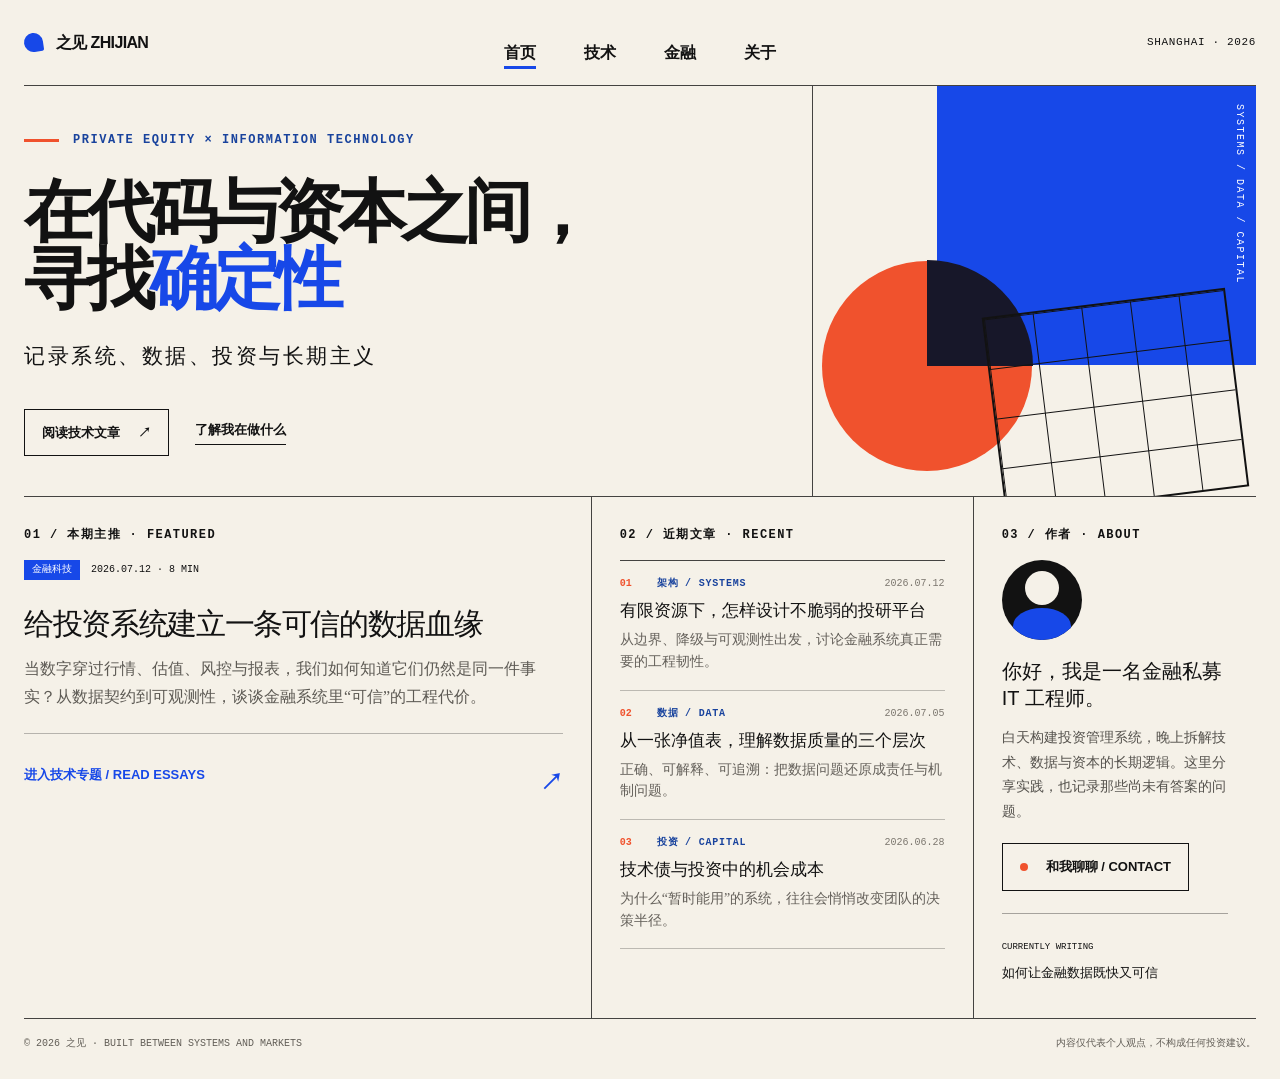
<file: index.html>
<!DOCTYPE html><html lang="zh-CN"><head><meta charSet="utf-8"/><meta name="viewport" content="width=device-width, initial-scale=1"/><link rel="stylesheet" href="/_next/static/chunks/0b--7i1na2w4c.css" data-precedence="next"/><link rel="preload" as="script" fetchPriority="low" href="/_next/static/chunks/15xrurgzs99gv.js"/><script src="/_next/static/chunks/0t2z5hkh7v~~b.js" async=""></script><script src="/_next/static/chunks/07lhk_q6pmm3r.js" async=""></script><script src="/_next/static/chunks/turbopack-08lz5pl99x_po.js" async=""></script><script src="/_next/static/chunks/0dbhjjzl8qfwv.js" async=""></script><title>之见｜在代码与资本之间寻找确定性</title><meta name="description" content="一名金融私募 IT 工程师关于系统、数据、投资与长期主义的个人记录。"/><link rel="canonical" href="https://jiandong7.github.io/"/><meta property="og:title" content="之见｜在代码与资本之间寻找确定性"/><meta property="og:description" content="一名金融私募 IT 工程师关于系统、数据、投资与长期主义的个人记录。"/><meta property="og:url" content="https://jiandong7.github.io/"/><meta property="og:locale" content="zh_CN"/><meta property="og:image" content="https://jiandong7.github.io/og.png"/><meta property="og:image:width" content="1536"/><meta property="og:image:height" content="1024"/><meta property="og:image:alt" content="之见——在代码与资本之间寻找确定性"/><meta property="og:type" content="website"/><meta name="twitter:card" content="summary_large_image"/><meta name="twitter:title" content="之见｜在代码与资本之间寻找确定性"/><meta name="twitter:description" content="一名金融私募 IT 工程师关于系统、数据、投资与长期主义的个人记录。"/><meta name="twitter:image" content="https://jiandong7.github.io/og.png"/><script src="/_next/static/chunks/03~yq9q893hmn.js" noModule=""></script></head><body><div hidden=""><!--$--><!--/$--></div><main><header class="site-header"><a class="brand" href="/" aria-label="之见首页"><span class="brand-mark" aria-hidden="true"></span><span>之见 ZHIJIAN</span></a><nav aria-label="主导航"><a class="active" href="/" aria-current="page">首页</a><a href="/technology/">技术</a><a href="/finance/">金融</a><a href="/about/">关于</a></nav><span class="header-meta">SHANGHAI · 2026</span></header><section class="hero" id="top" aria-labelledby="hero-title"><div class="hero-copy"><p class="eyebrow"><span aria-hidden="true"></span>PRIVATE EQUITY × INFORMATION TECHNOLOGY</p><h1 id="hero-title">在代码与资本之间，<br/>寻找<span>确定性</span></h1><p class="hero-subtitle">记录系统、数据、投资与长期主义</p><div class="hero-actions"><a class="primary-link" href="/technology/">阅读技术文章 <span aria-hidden="true">↗</span></a><a class="text-link" href="/about/">了解我在做什么</a></div></div><div class="hero-art" aria-label="由系统、数据与资本构成的抽象几何图形" role="img"><div class="blue-plane"><span>SYSTEMS / DATA / CAPITAL</span></div><div class="orange-disc"></div><div class="dark-quarter"></div><div class="grid-plane" aria-hidden="true"></div></div></section><section class="content-grid" id="writing" aria-label="文章与作者信息"><article class="featured"><p class="section-kicker">01 / 本期主推 · FEATURED</p><div class="article-meta"><span>金融科技</span><time dateTime="2026-07-12">2026.07.12 · 8 MIN</time></div><h2>给投资系统建立一条可信的数据血缘</h2><p class="featured-summary">当数字穿过行情、估值、风控与报表，我们如何知道它们仍然是同一件事实？从数据契约到可观测性，谈谈金融系统里“可信”的工程代价。</p><a class="read-link" href="/technology/">进入技术专题 / READ ESSAYS <span aria-hidden="true">↗</span></a></article><section class="recent" aria-labelledby="recent-title"><p class="section-kicker" id="recent-title">02 / 近期文章 · RECENT</p><div class="article-list"><article class="article-row"><div class="article-row-top"><span>01</span><p>架构 / SYSTEMS</p><time dateTime="2026-07-12">2026.07.12</time></div><h3>有限资源下，怎样设计不脆弱的投研平台</h3><p>从边界、降级与可观测性出发，讨论金融系统真正需要的工程韧性。</p></article><article class="article-row"><div class="article-row-top"><span>02</span><p>数据 / DATA</p><time dateTime="2026-07-05">2026.07.05</time></div><h3>从一张净值表，理解数据质量的三个层次</h3><p>正确、可解释、可追溯：把数据问题还原成责任与机制问题。</p></article><article class="article-row"><div class="article-row-top"><span>03</span><p>投资 / CAPITAL</p><time dateTime="2026-06-28">2026.06.28</time></div><h3>技术债与投资中的机会成本</h3><p>为什么“暂时能用”的系统，往往会悄悄改变团队的决策半径。</p></article></div></section><aside class="about" id="about" aria-labelledby="about-title"><p class="section-kicker">03 / 作者 · ABOUT</p><div class="avatar" aria-hidden="true"><span></span></div><h2 id="about-title">你好，我是一名金融私募 IT 工程师。</h2><p>白天构建投资管理系统，晚上拆解技术、数据与资本的长期逻辑。这里分享实践，也记录那些尚未有答案的问题。</p><a class="contact-link" href="mailto:hello@example.com"><span aria-hidden="true"></span>和我聊聊 / CONTACT</a><div class="now"><span>CURRENTLY WRITING</span><p>如何让金融数据既快又可信</p></div></aside></section><footer><p>© 2026 之见 · BUILT BETWEEN SYSTEMS AND MARKETS</p><p>内容仅代表个人观点，不构成任何投资建议。</p></footer></main><!--$--><!--/$--><script src="/_next/static/chunks/15xrurgzs99gv.js" id="_R_" async=""></script><script>(self.__next_f=self.__next_f||[]).push([0])</script><script>self.__next_f.push([1,"1:\"$Sreact.fragment\"\n2:I[39756,[\"/_next/static/chunks/0dbhjjzl8qfwv.js\"],\"default\"]\n3:I[37457,[\"/_next/static/chunks/0dbhjjzl8qfwv.js\"],\"default\"]\ne:I[68027,[\"/_next/static/chunks/0dbhjjzl8qfwv.js\"],\"default\",1]\n:HL[\"/_next/static/chunks/0b--7i1na2w4c.css\",\"style\"]\n"])</script><script>self.__next_f.push([1,"0:{\"P\":null,\"c\":[\"\",\"\"],\"q\":\"\",\"i\":false,\"f\":[[[\"\",{\"children\":[\"__PAGE__\",{}]},\"$undefined\",\"$undefined\",16],[[\"$\",\"$1\",\"c\",{\"children\":[[[\"$\",\"link\",\"0\",{\"rel\":\"stylesheet\",\"href\":\"/_next/static/chunks/0b--7i1na2w4c.css\",\"precedence\":\"next\",\"crossOrigin\":\"$undefined\",\"nonce\":\"$undefined\"}],[\"$\",\"script\",\"script-0\",{\"src\":\"/_next/static/chunks/0dbhjjzl8qfwv.js\",\"async\":true,\"nonce\":\"$undefined\"}]],[\"$\",\"html\",null,{\"lang\":\"zh-CN\",\"children\":[\"$\",\"body\",null,{\"children\":[\"$\",\"$L2\",null,{\"parallelRouterKey\":\"children\",\"error\":\"$undefined\",\"errorStyles\":\"$undefined\",\"errorScripts\":\"$undefined\",\"template\":[\"$\",\"$L3\",null,{}],\"templateStyles\":\"$undefined\",\"templateScripts\":\"$undefined\",\"notFound\":[[[\"$\",\"title\",null,{\"children\":\"404: This page could not be found.\"}],[\"$\",\"div\",null,{\"style\":{\"fontFamily\":\"system-ui,\\\"Segoe UI\\\",Roboto,Helvetica,Arial,sans-serif,\\\"Apple Color Emoji\\\",\\\"Segoe UI Emoji\\\"\",\"height\":\"100vh\",\"textAlign\":\"center\",\"display\":\"flex\",\"flexDirection\":\"column\",\"alignItems\":\"center\",\"justifyContent\":\"center\"},\"children\":[\"$\",\"div\",null,{\"children\":[[\"$\",\"style\",null,{\"dangerouslySetInnerHTML\":{\"__html\":\"body{color:#000;background:#fff;margin:0}.next-error-h1{border-right:1px solid rgba(0,0,0,.3)}@media (prefers-color-scheme:dark){body{color:#fff;background:#000}.next-error-h1{border-right:1px solid rgba(255,255,255,.3)}}\"}}],[\"$\",\"h1\",null,{\"className\":\"next-error-h1\",\"style\":{\"display\":\"inline-block\",\"margin\":\"0 20px 0 0\",\"padding\":\"0 23px 0 0\",\"fontSize\":24,\"fontWeight\":500,\"verticalAlign\":\"top\",\"lineHeight\":\"49px\"},\"children\":404}],[\"$\",\"div\",null,{\"style\":{\"display\":\"inline-block\"},\"children\":[\"$\",\"h2\",null,{\"style\":{\"fontSize\":14,\"fontWeight\":400,\"lineHeight\":\"49px\",\"margin\":0},\"children\":\"This page could not be found.\"}]}]]}]}]],[]],\"forbidden\":\"$undefined\",\"unauthorized\":\"$undefined\"}]}]}]]}],{\"children\":[[\"$\",\"$1\",\"c\",{\"children\":[[\"$\",\"main\",null,{\"children\":[[\"$\",\"header\",null,{\"className\":\"site-header\",\"children\":[[\"$\",\"a\",null,{\"className\":\"brand\",\"href\":\"/\",\"aria-label\":\"之见首页\",\"children\":[[\"$\",\"span\",null,{\"className\":\"brand-mark\",\"aria-hidden\":\"true\"}],[\"$\",\"span\",null,{\"children\":\"之见 ZHIJIAN\"}]]}],[\"$\",\"nav\",null,{\"aria-label\":\"主导航\",\"children\":[[\"$\",\"a\",\"home\",{\"className\":\"active\",\"href\":\"/\",\"aria-current\":\"page\",\"children\":\"首页\"}],[\"$\",\"a\",\"technology\",{\"className\":\"$undefined\",\"href\":\"/technology/\",\"aria-current\":\"$undefined\",\"children\":\"技术\"}],[\"$\",\"a\",\"finance\",{\"className\":\"$undefined\",\"href\":\"/finance/\",\"aria-current\":\"$undefined\",\"children\":\"金融\"}],[\"$\",\"a\",\"about\",{\"className\":\"$undefined\",\"href\":\"/about/\",\"aria-current\":\"$undefined\",\"children\":\"关于\"}]]}],[\"$\",\"span\",null,{\"className\":\"header-meta\",\"children\":\"SHANGHAI · 2026\"}]]}],[\"$\",\"section\",null,{\"className\":\"hero\",\"id\":\"top\",\"aria-labelledby\":\"hero-title\",\"children\":[[\"$\",\"div\",null,{\"className\":\"hero-copy\",\"children\":[[\"$\",\"p\",null,{\"className\":\"eyebrow\",\"children\":[[\"$\",\"span\",null,{\"aria-hidden\":\"true\"}],\"PRIVATE EQUITY × INFORMATION TECHNOLOGY\"]}],[\"$\",\"h1\",null,{\"id\":\"hero-title\",\"children\":[\"在代码与资本之间，\",[\"$\",\"br\",null,{}],\"寻找\",[\"$\",\"span\",null,{\"children\":\"确定性\"}]]}],[\"$\",\"p\",null,{\"className\":\"hero-subtitle\",\"children\":\"记录系统、数据、投资与长期主义\"}],[\"$\",\"div\",null,{\"className\":\"hero-actions\",\"children\":[[\"$\",\"a\",null,{\"className\":\"primary-link\",\"href\":\"/technology/\",\"children\":[\"阅读技术文章 \",[\"$\",\"span\",null,{\"aria-hidden\":\"true\",\"children\":\"↗\"}]]}],[\"$\",\"a\",null,{\"className\":\"text-link\",\"href\":\"/about/\",\"children\":\"了解我在做什么\"}]]}]]}],[\"$\",\"div\",null,{\"className\":\"hero-art\",\"aria-label\":\"由系统、数据与资本构成的抽象几何图形\",\"role\":\"img\",\"children\":[[\"$\",\"div\",null,{\"className\":\"blue-plane\",\"children\":[\"$\",\"span\",null,{\"children\":\"SYSTEMS / DATA / CAPITAL\"}]}],[\"$\",\"div\",null,{\"className\":\"orange-disc\"}],[\"$\",\"div\",null,{\"className\":\"dark-quarter\"}],[\"$\",\"div\",null,{\"className\":\"grid-plane\",\"aria-hidden\":\"true\"}]]}]]}],[\"$\",\"section\",null,{\"className\":\"content-grid\",\"id\":\"writing\",\"aria-label\":\"文章与作者信息\",\"children\":[[\"$\",\"article\",null,{\"className\":\"featured\",\"children\":[[\"$\",\"p\",null,{\"className\":\"section-kicker\",\"children\":\"01 / 本期主推 · FEATURED\"}],[\"$\",\"div\",null,{\"className\":\"article-meta\",\"children\":[[\"$\",\"span\",null,{\"children\":\"金融科技\"}],[\"$\",\"time\",null,{\"dateTime\":\"2026-07-12\",\"children\":\"2026.07.12 · 8 MIN\"}]]}],[\"$\",\"h2\",null,{\"children\":\"给投资系统建立一条可信的数据血缘\"}],[\"$\",\"p\",null,{\"className\":\"featured-summary\",\"children\":\"当数字穿过行情、估值、风控与报表，我们如何知道它们仍然是同一件事实？从数据契约到可观测性，谈谈金融系统里“可信”的工程代价。\"}],[\"$\",\"a\",null,{\"className\":\"read-link\",\"href\":\"/technology/\",\"children\":[\"进入技术专题 / READ ESSAYS \",[\"$\",\"span\",null,{\"aria-hidden\":\"true\",\"children\":\"↗\"}]]}]]}],[\"$\",\"section\",null,{\"className\":\"recent\",\"aria-labelledby\":\"recent-title\",\"children\":[[\"$\",\"p\",null,{\"className\":\"section-kicker\",\"id\":\"recent-title\",\"children\":\"02 / 近期文章 · RECENT\"}],[\"$\",\"div\",null,{\"className\":\"article-list\",\"children\":[[\"$\",\"article\",\"01\",{\"className\":\"article-row\",\"children\":[[\"$\",\"div\",null,{\"className\":\"article-row-top\",\"children\":[[\"$\",\"span\",null,{\"children\":\"01\"}],\"$L4\",\"$L5\"]}],\"$L6\",\"$L7\"]}],\"$L8\",\"$L9\"]}]]}],\"$La\"]}],\"$Lb\"]}],null,\"$Lc\"]}],{},null,false,null]},null,false,null],\"$Ld\",false]],\"m\":\"$undefined\",\"G\":[\"$e\",[\"$Lf\"]],\"S\":true,\"h\":null,\"s\":\"$undefined\",\"l\":\"$undefined\",\"p\":\"$undefined\",\"d\":\"$undefined\",\"b\":\"s3cVLH9XX98Ky2ExnYdYe\"}\n"])</script><script>self.__next_f.push([1,"10:I[97367,[\"/_next/static/chunks/0dbhjjzl8qfwv.js\"],\"OutletBoundary\"]\n11:\"$Sreact.suspense\"\n13:I[97367,[\"/_next/static/chunks/0dbhjjzl8qfwv.js\"],\"ViewportBoundary\"]\n15:I[97367,[\"/_next/static/chunks/0dbhjjzl8qfwv.js\"],\"MetadataBoundary\"]\n4:[\"$\",\"p\",null,{\"children\":\"架构 / SYSTEMS\"}]\n5:[\"$\",\"time\",null,{\"dateTime\":\"2026-07-12\",\"children\":\"2026.07.12\"}]\n6:[\"$\",\"h3\",null,{\"children\":\"有限资源下，怎样设计不脆弱的投研平台\"}]\n7:[\"$\",\"p\",null,{\"children\":\"从边界、降级与可观测性出发，讨论金融系统真正需要的工程韧性。\"}]\n8:[\"$\",\"article\",\"02\",{\"className\":\"article-row\",\"children\":[[\"$\",\"div\",null,{\"className\":\"article-row-top\",\"children\":[[\"$\",\"span\",null,{\"children\":\"02\"}],[\"$\",\"p\",null,{\"children\":\"数据 / DATA\"}],[\"$\",\"time\",null,{\"dateTime\":\"2026-07-05\",\"children\":\"2026.07.05\"}]]}],[\"$\",\"h3\",null,{\"children\":\"从一张净值表，理解数据质量的三个层次\"}],[\"$\",\"p\",null,{\"children\":\"正确、可解释、可追溯：把数据问题还原成责任与机制问题。\"}]]}]\n9:[\"$\",\"article\",\"03\",{\"className\":\"article-row\",\"children\":[[\"$\",\"div\",null,{\"className\":\"article-row-top\",\"children\":[[\"$\",\"span\",null,{\"children\":\"03\"}],[\"$\",\"p\",null,{\"children\":\"投资 / CAPITAL\"}],[\"$\",\"time\",null,{\"dateTime\":\"2026-06-28\",\"children\":\"2026.06.28\"}]]}],[\"$\",\"h3\",null,{\"children\":\"技术债与投资中的机会成本\"}],[\"$\",\"p\",null,{\"children\":\"为什么“暂时能用”的系统，往往会悄悄改变团队的决策半径。\"}]]}]\na:[\"$\",\"aside\",null,{\"className\":\"about\",\"id\":\"about\",\"aria-labelledby\":\"about-title\",\"children\":[[\"$\",\"p\",null,{\"className\":\"section-kicker\",\"children\":\"03 / 作者 · ABOUT\"}],[\"$\",\"div\",null,{\"className\":\"avatar\",\"aria-hidden\":\"true\",\"children\":[\"$\",\"span\",null,{}]}],[\"$\",\"h2\",null,{\"id\":\"about-title\",\"children\":\"你好，我是一名金融私募 IT 工程师。\"}],[\"$\",\"p\",null,{\"children\":\"白天构建投资管理系统，晚上拆解技术、数据与资本的长期逻辑。这里分享实践，也记录那些尚未有答案的问题。\"}],[\"$\",\"a\",null,{\"className\":\"contact-link\",\"href\":\"mailto:hello@example.com\",\"children\":[[\"$\",\"span\",null,{\"aria-hidden\":\"true\"}],\"和我聊聊 / CONTACT\"]}],[\"$\",\"div\",null,{\"className\":\"now\",\"children\":[[\"$\",\"span\",null,{\"children\":\"CURRENTLY WRITING\"}],[\"$\",\"p\",null,{\"children\":\"如何让金融数据既快又可信\"}]]}]]}]\nb:[\"$\",\"footer\",null,{\"children\":[[\"$\",\"p\",null,{\"children\":\"© 2026 之见 · BUILT BETWEEN SYSTEMS AND MARKETS\"}],[\"$\",\"p\",null,{\"children\":\"内容仅代表个人观点，不构成任何投资建议。\"}]]}]\nc:[\"$\",\"$L10\",null,{\"children\":[\"$\",\"$11\",null,{\"name\":\"Next.MetadataOutlet\",\"children\":\"$@12\"}]}]\nd:[\"$\",\"$1\",\"h\",{\"children\":[null,[\"$\",\"$L13\",null,{\"children\":\"$L14\"}],[\"$\",\"div\",null,{\"hidden\":true,\"children\":[\"$\",\"$L15\",null,{\"children\":[\"$\",\"$11\",null,{\"name\":\"Next.Metadata\",\"children\":\"$L16\"}]}]}],null]}]\nf:[\"$\",\"link\",\"0\",{\"rel\":\"stylesheet\",\"href\":\"/_next/static/chunks/0b--7i1na2w4c.css\",\"precedence\":\"next\",\"crossOrigin\":\"$undefined\",\"nonce\":\"$undefined\"}]\n"])</script><script>self.__next_f.push([1,"14:[[\"$\",\"meta\",\"0\",{\"charSet\":\"utf-8\"}],[\"$\",\"meta\",\"1\",{\"name\":\"viewport\",\"content\":\"width=device-width, initial-scale=1\"}]]\n"])</script><script>self.__next_f.push([1,"12:null\n16:[[\"$\",\"title\",\"0\",{\"children\":\"之见｜在代码与资本之间寻找确定性\"}],[\"$\",\"meta\",\"1\",{\"name\":\"description\",\"content\":\"一名金融私募 IT 工程师关于系统、数据、投资与长期主义的个人记录。\"}],[\"$\",\"link\",\"2\",{\"rel\":\"canonical\",\"href\":\"https://jiandong7.github.io/\"}],[\"$\",\"meta\",\"3\",{\"property\":\"og:title\",\"content\":\"之见｜在代码与资本之间寻找确定性\"}],[\"$\",\"meta\",\"4\",{\"property\":\"og:description\",\"content\":\"一名金融私募 IT 工程师关于系统、数据、投资与长期主义的个人记录。\"}],[\"$\",\"meta\",\"5\",{\"property\":\"og:url\",\"content\":\"https://jiandong7.github.io/\"}],[\"$\",\"meta\",\"6\",{\"property\":\"og:locale\",\"content\":\"zh_CN\"}],[\"$\",\"meta\",\"7\",{\"property\":\"og:image\",\"content\":\"https://jiandong7.github.io/og.png\"}],[\"$\",\"meta\",\"8\",{\"property\":\"og:image:width\",\"content\":\"1536\"}],[\"$\",\"meta\",\"9\",{\"property\":\"og:image:height\",\"content\":\"1024\"}],[\"$\",\"meta\",\"10\",{\"property\":\"og:image:alt\",\"content\":\"之见——在代码与资本之间寻找确定性\"}],[\"$\",\"meta\",\"11\",{\"property\":\"og:type\",\"content\":\"website\"}],[\"$\",\"meta\",\"12\",{\"name\":\"twitter:card\",\"content\":\"summary_large_image\"}],[\"$\",\"meta\",\"13\",{\"name\":\"twitter:title\",\"content\":\"之见｜在代码与资本之间寻找确定性\"}],[\"$\",\"meta\",\"14\",{\"name\":\"twitter:description\",\"content\":\"一名金融私募 IT 工程师关于系统、数据、投资与长期主义的个人记录。\"}],[\"$\",\"meta\",\"15\",{\"name\":\"twitter:image\",\"content\":\"https://jiandong7.github.io/og.png\"}]]\n"])</script></body></html>
</file>
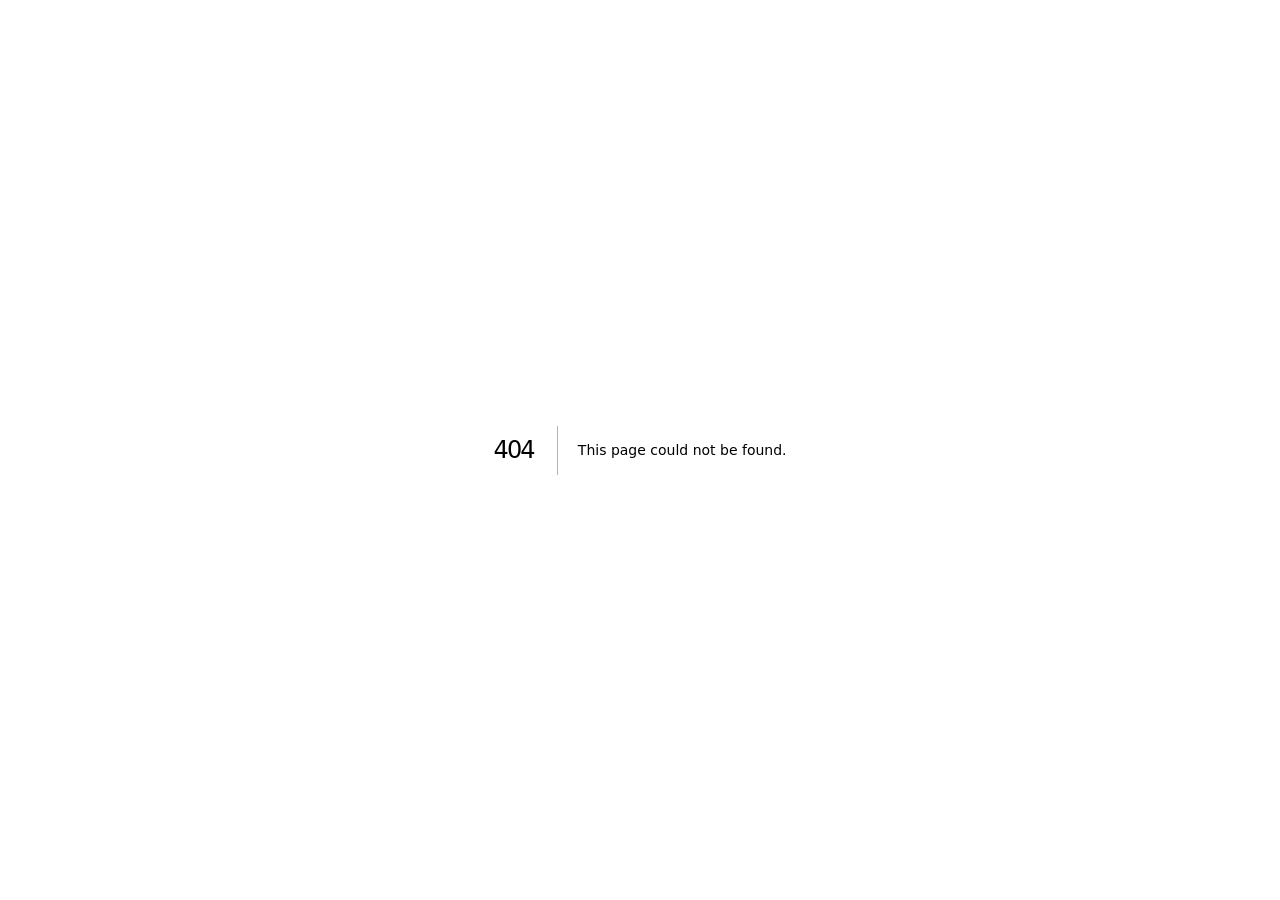
<file: 404/index.html>
<!DOCTYPE html><html lang="zh-CN"><head><meta charSet="utf-8"/><meta name="viewport" content="width=device-width, initial-scale=1"/><link rel="stylesheet" href="/_next/static/chunks/0b--7i1na2w4c.css" data-precedence="next"/><link rel="preload" as="script" fetchPriority="low" href="/_next/static/chunks/15xrurgzs99gv.js"/><script src="/_next/static/chunks/0t2z5hkh7v~~b.js" async=""></script><script src="/_next/static/chunks/07lhk_q6pmm3r.js" async=""></script><script src="/_next/static/chunks/turbopack-08lz5pl99x_po.js" async=""></script><script src="/_next/static/chunks/0dbhjjzl8qfwv.js" async=""></script><meta name="robots" content="noindex"/><title>404: This page could not be found.</title><title>之见｜在代码与资本之间寻找确定性</title><meta name="description" content="一名金融私募 IT 工程师关于系统、数据、投资与长期主义的个人记录。"/><link rel="canonical" href="https://jiandong7.github.io/"/><meta property="og:title" content="之见｜在代码与资本之间寻找确定性"/><meta property="og:description" content="一名金融私募 IT 工程师关于系统、数据、投资与长期主义的个人记录。"/><meta property="og:url" content="https://jiandong7.github.io/"/><meta property="og:locale" content="zh_CN"/><meta property="og:image" content="https://jiandong7.github.io/og.png"/><meta property="og:image:width" content="1536"/><meta property="og:image:height" content="1024"/><meta property="og:image:alt" content="之见——在代码与资本之间寻找确定性"/><meta property="og:type" content="website"/><meta name="twitter:card" content="summary_large_image"/><meta name="twitter:title" content="之见｜在代码与资本之间寻找确定性"/><meta name="twitter:description" content="一名金融私募 IT 工程师关于系统、数据、投资与长期主义的个人记录。"/><meta name="twitter:image" content="https://jiandong7.github.io/og.png"/><script src="/_next/static/chunks/03~yq9q893hmn.js" noModule=""></script></head><body><div hidden=""><!--$--><!--/$--></div><div style="font-family:system-ui,&quot;Segoe UI&quot;,Roboto,Helvetica,Arial,sans-serif,&quot;Apple Color Emoji&quot;,&quot;Segoe UI Emoji&quot;;height:100vh;text-align:center;display:flex;flex-direction:column;align-items:center;justify-content:center"><div><style>body{color:#000;background:#fff;margin:0}.next-error-h1{border-right:1px solid rgba(0,0,0,.3)}@media (prefers-color-scheme:dark){body{color:#fff;background:#000}.next-error-h1{border-right:1px solid rgba(255,255,255,.3)}}</style><h1 class="next-error-h1" style="display:inline-block;margin:0 20px 0 0;padding:0 23px 0 0;font-size:24px;font-weight:500;vertical-align:top;line-height:49px">404</h1><div style="display:inline-block"><h2 style="font-size:14px;font-weight:400;line-height:49px;margin:0">This page could not be found.</h2></div></div></div><!--$--><!--/$--><script src="/_next/static/chunks/15xrurgzs99gv.js" id="_R_" async=""></script><script>(self.__next_f=self.__next_f||[]).push([0])</script><script>self.__next_f.push([1,"1:\"$Sreact.fragment\"\n2:I[39756,[\"/_next/static/chunks/0dbhjjzl8qfwv.js\"],\"default\"]\n3:I[37457,[\"/_next/static/chunks/0dbhjjzl8qfwv.js\"],\"default\"]\n4:I[97367,[\"/_next/static/chunks/0dbhjjzl8qfwv.js\"],\"OutletBoundary\"]\n5:\"$Sreact.suspense\"\n8:I[97367,[\"/_next/static/chunks/0dbhjjzl8qfwv.js\"],\"ViewportBoundary\"]\na:I[97367,[\"/_next/static/chunks/0dbhjjzl8qfwv.js\"],\"MetadataBoundary\"]\nc:I[68027,[\"/_next/static/chunks/0dbhjjzl8qfwv.js\"],\"default\",1]\n:HL[\"/_next/static/chunks/0b--7i1na2w4c.css\",\"style\"]\n"])</script><script>self.__next_f.push([1,"0:{\"P\":null,\"c\":[\"\",\"_not-found\",\"\"],\"q\":\"\",\"i\":false,\"f\":[[[\"\",{\"children\":[\"/_not-found\",{\"children\":[\"__PAGE__\",{}]}]},\"$undefined\",\"$undefined\",16],[[\"$\",\"$1\",\"c\",{\"children\":[[[\"$\",\"link\",\"0\",{\"rel\":\"stylesheet\",\"href\":\"/_next/static/chunks/0b--7i1na2w4c.css\",\"precedence\":\"next\",\"crossOrigin\":\"$undefined\",\"nonce\":\"$undefined\"}],[\"$\",\"script\",\"script-0\",{\"src\":\"/_next/static/chunks/0dbhjjzl8qfwv.js\",\"async\":true,\"nonce\":\"$undefined\"}]],[\"$\",\"html\",null,{\"lang\":\"zh-CN\",\"children\":[\"$\",\"body\",null,{\"children\":[\"$\",\"$L2\",null,{\"parallelRouterKey\":\"children\",\"error\":\"$undefined\",\"errorStyles\":\"$undefined\",\"errorScripts\":\"$undefined\",\"template\":[\"$\",\"$L3\",null,{}],\"templateStyles\":\"$undefined\",\"templateScripts\":\"$undefined\",\"notFound\":[[[\"$\",\"title\",null,{\"children\":\"404: This page could not be found.\"}],[\"$\",\"div\",null,{\"style\":{\"fontFamily\":\"system-ui,\\\"Segoe UI\\\",Roboto,Helvetica,Arial,sans-serif,\\\"Apple Color Emoji\\\",\\\"Segoe UI Emoji\\\"\",\"height\":\"100vh\",\"textAlign\":\"center\",\"display\":\"flex\",\"flexDirection\":\"column\",\"alignItems\":\"center\",\"justifyContent\":\"center\"},\"children\":[\"$\",\"div\",null,{\"children\":[[\"$\",\"style\",null,{\"dangerouslySetInnerHTML\":{\"__html\":\"body{color:#000;background:#fff;margin:0}.next-error-h1{border-right:1px solid rgba(0,0,0,.3)}@media (prefers-color-scheme:dark){body{color:#fff;background:#000}.next-error-h1{border-right:1px solid rgba(255,255,255,.3)}}\"}}],[\"$\",\"h1\",null,{\"className\":\"next-error-h1\",\"style\":{\"display\":\"inline-block\",\"margin\":\"0 20px 0 0\",\"padding\":\"0 23px 0 0\",\"fontSize\":24,\"fontWeight\":500,\"verticalAlign\":\"top\",\"lineHeight\":\"49px\"},\"children\":404}],[\"$\",\"div\",null,{\"style\":{\"display\":\"inline-block\"},\"children\":[\"$\",\"h2\",null,{\"style\":{\"fontSize\":14,\"fontWeight\":400,\"lineHeight\":\"49px\",\"margin\":0},\"children\":\"This page could not be found.\"}]}]]}]}]],[]],\"forbidden\":\"$undefined\",\"unauthorized\":\"$undefined\"}]}]}]]}],{\"children\":[[\"$\",\"$1\",\"c\",{\"children\":[null,[\"$\",\"$L2\",null,{\"parallelRouterKey\":\"children\",\"error\":\"$undefined\",\"errorStyles\":\"$undefined\",\"errorScripts\":\"$undefined\",\"template\":[\"$\",\"$L3\",null,{}],\"templateStyles\":\"$undefined\",\"templateScripts\":\"$undefined\",\"notFound\":\"$undefined\",\"forbidden\":\"$undefined\",\"unauthorized\":\"$undefined\"}]]}],{\"children\":[[\"$\",\"$1\",\"c\",{\"children\":[[[\"$\",\"title\",null,{\"children\":\"404: This page could not be found.\"}],[\"$\",\"div\",null,{\"style\":\"$0:f:0:1:0:props:children:1:props:children:props:children:props:notFound:0:1:props:style\",\"children\":[\"$\",\"div\",null,{\"children\":[[\"$\",\"style\",null,{\"dangerouslySetInnerHTML\":{\"__html\":\"body{color:#000;background:#fff;margin:0}.next-error-h1{border-right:1px solid rgba(0,0,0,.3)}@media (prefers-color-scheme:dark){body{color:#fff;background:#000}.next-error-h1{border-right:1px solid rgba(255,255,255,.3)}}\"}}],[\"$\",\"h1\",null,{\"className\":\"next-error-h1\",\"style\":\"$0:f:0:1:0:props:children:1:props:children:props:children:props:notFound:0:1:props:children:props:children:1:props:style\",\"children\":404}],[\"$\",\"div\",null,{\"style\":\"$0:f:0:1:0:props:children:1:props:children:props:children:props:notFound:0:1:props:children:props:children:2:props:style\",\"children\":[\"$\",\"h2\",null,{\"style\":\"$0:f:0:1:0:props:children:1:props:children:props:children:props:notFound:0:1:props:children:props:children:2:props:children:props:style\",\"children\":\"This page could not be found.\"}]}]]}]}]],null,[\"$\",\"$L4\",null,{\"children\":[\"$\",\"$5\",null,{\"name\":\"Next.MetadataOutlet\",\"children\":\"$@6\"}]}]]}],{},null,false,null]},null,false,\"$@7\"]},null,false,null],[\"$\",\"$1\",\"h\",{\"children\":[[\"$\",\"meta\",null,{\"name\":\"robots\",\"content\":\"noindex\"}],[\"$\",\"$L8\",null,{\"children\":\"$L9\"}],[\"$\",\"div\",null,{\"hidden\":true,\"children\":[\"$\",\"$La\",null,{\"children\":[\"$\",\"$5\",null,{\"name\":\"Next.Metadata\",\"children\":\"$Lb\"}]}]}],null]}],false]],\"m\":\"$undefined\",\"G\":[\"$c\",[[\"$\",\"link\",\"0\",{\"rel\":\"stylesheet\",\"href\":\"/_next/static/chunks/0b--7i1na2w4c.css\",\"precedence\":\"next\",\"crossOrigin\":\"$undefined\",\"nonce\":\"$undefined\"}]]],\"S\":true,\"h\":null,\"s\":\"$undefined\",\"l\":\"$undefined\",\"p\":\"$undefined\",\"d\":\"$undefined\",\"b\":\"s3cVLH9XX98Ky2ExnYdYe\"}\n"])</script><script>self.__next_f.push([1,"d:[]\n7:\"$Wd\"\n"])</script><script>self.__next_f.push([1,"9:[[\"$\",\"meta\",\"0\",{\"charSet\":\"utf-8\"}],[\"$\",\"meta\",\"1\",{\"name\":\"viewport\",\"content\":\"width=device-width, initial-scale=1\"}]]\n"])</script><script>self.__next_f.push([1,"6:null\nb:[[\"$\",\"title\",\"0\",{\"children\":\"之见｜在代码与资本之间寻找确定性\"}],[\"$\",\"meta\",\"1\",{\"name\":\"description\",\"content\":\"一名金融私募 IT 工程师关于系统、数据、投资与长期主义的个人记录。\"}],[\"$\",\"link\",\"2\",{\"rel\":\"canonical\",\"href\":\"https://jiandong7.github.io/\"}],[\"$\",\"meta\",\"3\",{\"property\":\"og:title\",\"content\":\"之见｜在代码与资本之间寻找确定性\"}],[\"$\",\"meta\",\"4\",{\"property\":\"og:description\",\"content\":\"一名金融私募 IT 工程师关于系统、数据、投资与长期主义的个人记录。\"}],[\"$\",\"meta\",\"5\",{\"property\":\"og:url\",\"content\":\"https://jiandong7.github.io/\"}],[\"$\",\"meta\",\"6\",{\"property\":\"og:locale\",\"content\":\"zh_CN\"}],[\"$\",\"meta\",\"7\",{\"property\":\"og:image\",\"content\":\"https://jiandong7.github.io/og.png\"}],[\"$\",\"meta\",\"8\",{\"property\":\"og:image:width\",\"content\":\"1536\"}],[\"$\",\"meta\",\"9\",{\"property\":\"og:image:height\",\"content\":\"1024\"}],[\"$\",\"meta\",\"10\",{\"property\":\"og:image:alt\",\"content\":\"之见——在代码与资本之间寻找确定性\"}],[\"$\",\"meta\",\"11\",{\"property\":\"og:type\",\"content\":\"website\"}],[\"$\",\"meta\",\"12\",{\"name\":\"twitter:card\",\"content\":\"summary_large_image\"}],[\"$\",\"meta\",\"13\",{\"name\":\"twitter:title\",\"content\":\"之见｜在代码与资本之间寻找确定性\"}],[\"$\",\"meta\",\"14\",{\"name\":\"twitter:description\",\"content\":\"一名金融私募 IT 工程师关于系统、数据、投资与长期主义的个人记录。\"}],[\"$\",\"meta\",\"15\",{\"name\":\"twitter:image\",\"content\":\"https://jiandong7.github.io/og.png\"}]]\n"])</script></body></html>
</file>
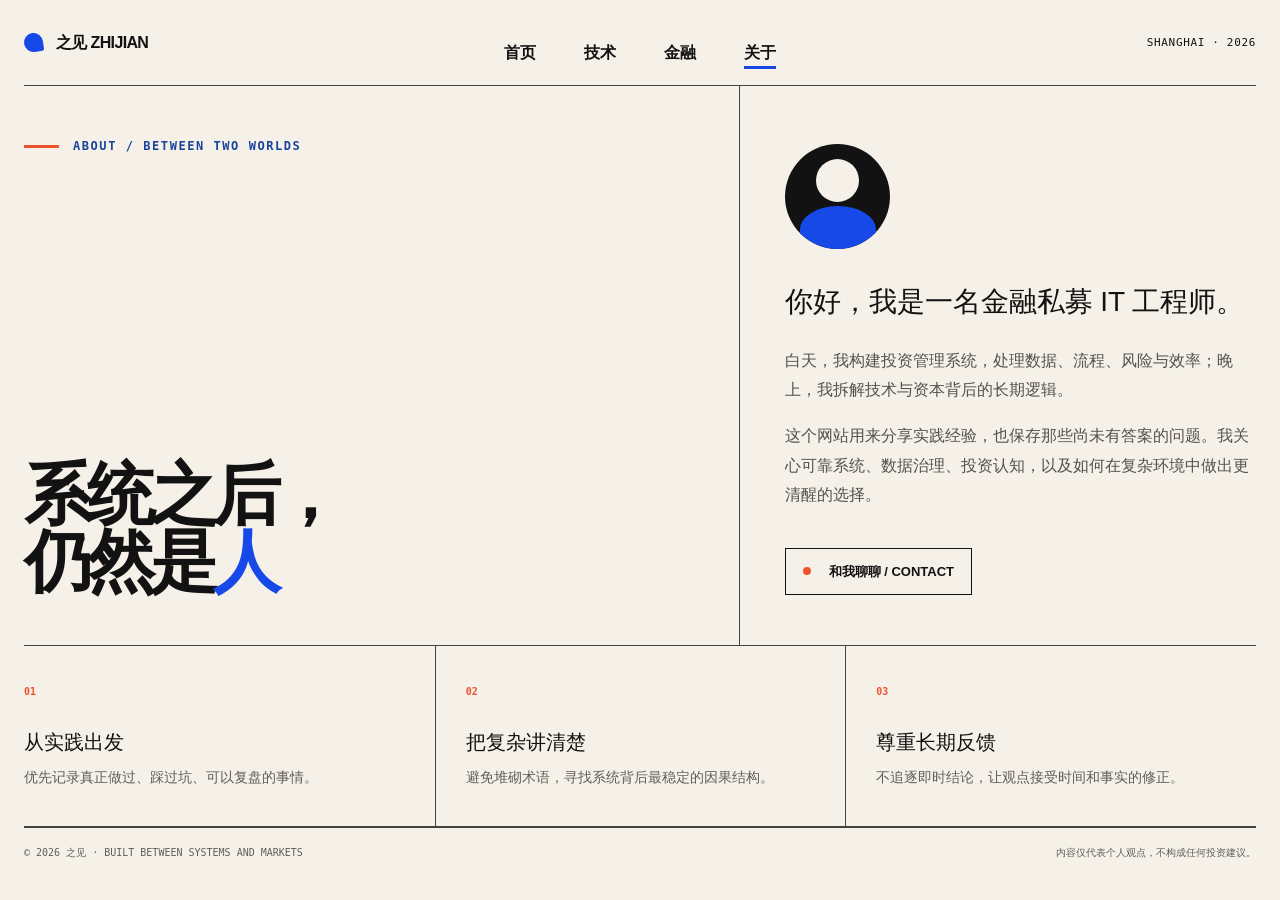
<file: about/index.html>
<!DOCTYPE html><html lang="zh-CN"><head><meta charSet="utf-8"/><meta name="viewport" content="width=device-width, initial-scale=1"/><link rel="stylesheet" href="/_next/static/chunks/0b--7i1na2w4c.css" data-precedence="next"/><link rel="preload" as="script" fetchPriority="low" href="/_next/static/chunks/15xrurgzs99gv.js"/><script src="/_next/static/chunks/0t2z5hkh7v~~b.js" async=""></script><script src="/_next/static/chunks/07lhk_q6pmm3r.js" async=""></script><script src="/_next/static/chunks/turbopack-08lz5pl99x_po.js" async=""></script><script src="/_next/static/chunks/0dbhjjzl8qfwv.js" async=""></script><title>之见｜在代码与资本之间寻找确定性</title><meta name="description" content="一名金融私募 IT 工程师关于系统、数据、投资与长期主义的个人记录。"/><link rel="canonical" href="https://jiandong7.github.io/"/><meta property="og:title" content="之见｜在代码与资本之间寻找确定性"/><meta property="og:description" content="一名金融私募 IT 工程师关于系统、数据、投资与长期主义的个人记录。"/><meta property="og:url" content="https://jiandong7.github.io/"/><meta property="og:locale" content="zh_CN"/><meta property="og:image" content="https://jiandong7.github.io/og.png"/><meta property="og:image:width" content="1536"/><meta property="og:image:height" content="1024"/><meta property="og:image:alt" content="之见——在代码与资本之间寻找确定性"/><meta property="og:type" content="website"/><meta name="twitter:card" content="summary_large_image"/><meta name="twitter:title" content="之见｜在代码与资本之间寻找确定性"/><meta name="twitter:description" content="一名金融私募 IT 工程师关于系统、数据、投资与长期主义的个人记录。"/><meta name="twitter:image" content="https://jiandong7.github.io/og.png"/><script src="/_next/static/chunks/03~yq9q893hmn.js" noModule=""></script></head><body><div hidden=""><!--$--><!--/$--></div><main><header class="site-header"><a class="brand" href="/" aria-label="之见首页"><span class="brand-mark" aria-hidden="true"></span><span>之见 ZHIJIAN</span></a><nav aria-label="主导航"><a href="/">首页</a><a href="/technology/">技术</a><a href="/finance/">金融</a><a class="active" href="/about/" aria-current="page">关于</a></nav><span class="header-meta">SHANGHAI · 2026</span></header><section class="about-page"><div class="about-page-intro"><p class="eyebrow"><span aria-hidden="true"></span>ABOUT / BETWEEN TWO WORLDS</p><h1>系统之后，<br/>仍然是<span>人</span></h1></div><div class="about-page-copy"><div class="avatar avatar-large" aria-hidden="true"><span></span></div><h2>你好，我是一名金融私募 IT 工程师。</h2><p>白天，我构建投资管理系统，处理数据、流程、风险与效率；晚上，我拆解技术与资本背后的长期逻辑。</p><p>这个网站用来分享实践经验，也保存那些尚未有答案的问题。我关心可靠系统、数据治理、投资认知，以及如何在复杂环境中做出更清醒的选择。</p><a class="contact-link" href="mailto:hello@example.com"><span aria-hidden="true"></span>和我聊聊 / CONTACT</a></div></section><section class="principles" aria-label="写作原则"><article><span>01</span><h2>从实践出发</h2><p>优先记录真正做过、踩过坑、可以复盘的事情。</p></article><article><span>02</span><h2>把复杂讲清楚</h2><p>避免堆砌术语，寻找系统背后最稳定的因果结构。</p></article><article><span>03</span><h2>尊重长期反馈</h2><p>不追逐即时结论，让观点接受时间和事实的修正。</p></article></section><footer><p>© 2026 之见 · BUILT BETWEEN SYSTEMS AND MARKETS</p><p>内容仅代表个人观点，不构成任何投资建议。</p></footer></main><!--$--><!--/$--><script src="/_next/static/chunks/15xrurgzs99gv.js" id="_R_" async=""></script><script>(self.__next_f=self.__next_f||[]).push([0])</script><script>self.__next_f.push([1,"1:\"$Sreact.fragment\"\n2:I[39756,[\"/_next/static/chunks/0dbhjjzl8qfwv.js\"],\"default\"]\n3:I[37457,[\"/_next/static/chunks/0dbhjjzl8qfwv.js\"],\"default\"]\n4:I[97367,[\"/_next/static/chunks/0dbhjjzl8qfwv.js\"],\"OutletBoundary\"]\n5:\"$Sreact.suspense\"\n8:I[97367,[\"/_next/static/chunks/0dbhjjzl8qfwv.js\"],\"ViewportBoundary\"]\na:I[97367,[\"/_next/static/chunks/0dbhjjzl8qfwv.js\"],\"MetadataBoundary\"]\nc:I[68027,[\"/_next/static/chunks/0dbhjjzl8qfwv.js\"],\"default\",1]\n:HL[\"/_next/static/chunks/0b--7i1na2w4c.css\",\"style\"]\n"])</script><script>self.__next_f.push([1,"0:{\"P\":null,\"c\":[\"\",\"about\",\"\"],\"q\":\"\",\"i\":false,\"f\":[[[\"\",{\"children\":[\"about\",{\"children\":[\"__PAGE__\",{}]}]},\"$undefined\",\"$undefined\",16],[[\"$\",\"$1\",\"c\",{\"children\":[[[\"$\",\"link\",\"0\",{\"rel\":\"stylesheet\",\"href\":\"/_next/static/chunks/0b--7i1na2w4c.css\",\"precedence\":\"next\",\"crossOrigin\":\"$undefined\",\"nonce\":\"$undefined\"}],[\"$\",\"script\",\"script-0\",{\"src\":\"/_next/static/chunks/0dbhjjzl8qfwv.js\",\"async\":true,\"nonce\":\"$undefined\"}]],[\"$\",\"html\",null,{\"lang\":\"zh-CN\",\"children\":[\"$\",\"body\",null,{\"children\":[\"$\",\"$L2\",null,{\"parallelRouterKey\":\"children\",\"error\":\"$undefined\",\"errorStyles\":\"$undefined\",\"errorScripts\":\"$undefined\",\"template\":[\"$\",\"$L3\",null,{}],\"templateStyles\":\"$undefined\",\"templateScripts\":\"$undefined\",\"notFound\":[[[\"$\",\"title\",null,{\"children\":\"404: This page could not be found.\"}],[\"$\",\"div\",null,{\"style\":{\"fontFamily\":\"system-ui,\\\"Segoe UI\\\",Roboto,Helvetica,Arial,sans-serif,\\\"Apple Color Emoji\\\",\\\"Segoe UI Emoji\\\"\",\"height\":\"100vh\",\"textAlign\":\"center\",\"display\":\"flex\",\"flexDirection\":\"column\",\"alignItems\":\"center\",\"justifyContent\":\"center\"},\"children\":[\"$\",\"div\",null,{\"children\":[[\"$\",\"style\",null,{\"dangerouslySetInnerHTML\":{\"__html\":\"body{color:#000;background:#fff;margin:0}.next-error-h1{border-right:1px solid rgba(0,0,0,.3)}@media (prefers-color-scheme:dark){body{color:#fff;background:#000}.next-error-h1{border-right:1px solid rgba(255,255,255,.3)}}\"}}],[\"$\",\"h1\",null,{\"className\":\"next-error-h1\",\"style\":{\"display\":\"inline-block\",\"margin\":\"0 20px 0 0\",\"padding\":\"0 23px 0 0\",\"fontSize\":24,\"fontWeight\":500,\"verticalAlign\":\"top\",\"lineHeight\":\"49px\"},\"children\":404}],[\"$\",\"div\",null,{\"style\":{\"display\":\"inline-block\"},\"children\":[\"$\",\"h2\",null,{\"style\":{\"fontSize\":14,\"fontWeight\":400,\"lineHeight\":\"49px\",\"margin\":0},\"children\":\"This page could not be found.\"}]}]]}]}]],[]],\"forbidden\":\"$undefined\",\"unauthorized\":\"$undefined\"}]}]}]]}],{\"children\":[[\"$\",\"$1\",\"c\",{\"children\":[null,[\"$\",\"$L2\",null,{\"parallelRouterKey\":\"children\",\"error\":\"$undefined\",\"errorStyles\":\"$undefined\",\"errorScripts\":\"$undefined\",\"template\":[\"$\",\"$L3\",null,{}],\"templateStyles\":\"$undefined\",\"templateScripts\":\"$undefined\",\"notFound\":\"$undefined\",\"forbidden\":\"$undefined\",\"unauthorized\":\"$undefined\"}]]}],{\"children\":[[\"$\",\"$1\",\"c\",{\"children\":[[\"$\",\"main\",null,{\"children\":[[\"$\",\"header\",null,{\"className\":\"site-header\",\"children\":[[\"$\",\"a\",null,{\"className\":\"brand\",\"href\":\"/\",\"aria-label\":\"之见首页\",\"children\":[[\"$\",\"span\",null,{\"className\":\"brand-mark\",\"aria-hidden\":\"true\"}],[\"$\",\"span\",null,{\"children\":\"之见 ZHIJIAN\"}]]}],[\"$\",\"nav\",null,{\"aria-label\":\"主导航\",\"children\":[[\"$\",\"a\",\"home\",{\"className\":\"$undefined\",\"href\":\"/\",\"aria-current\":\"$undefined\",\"children\":\"首页\"}],[\"$\",\"a\",\"technology\",{\"className\":\"$undefined\",\"href\":\"/technology/\",\"aria-current\":\"$undefined\",\"children\":\"技术\"}],[\"$\",\"a\",\"finance\",{\"className\":\"$undefined\",\"href\":\"/finance/\",\"aria-current\":\"$undefined\",\"children\":\"金融\"}],[\"$\",\"a\",\"about\",{\"className\":\"active\",\"href\":\"/about/\",\"aria-current\":\"page\",\"children\":\"关于\"}]]}],[\"$\",\"span\",null,{\"className\":\"header-meta\",\"children\":\"SHANGHAI · 2026\"}]]}],[\"$\",\"section\",null,{\"className\":\"about-page\",\"children\":[[\"$\",\"div\",null,{\"className\":\"about-page-intro\",\"children\":[[\"$\",\"p\",null,{\"className\":\"eyebrow\",\"children\":[[\"$\",\"span\",null,{\"aria-hidden\":\"true\"}],\"ABOUT / BETWEEN TWO WORLDS\"]}],[\"$\",\"h1\",null,{\"children\":[\"系统之后，\",[\"$\",\"br\",null,{}],\"仍然是\",[\"$\",\"span\",null,{\"children\":\"人\"}]]}]]}],[\"$\",\"div\",null,{\"className\":\"about-page-copy\",\"children\":[[\"$\",\"div\",null,{\"className\":\"avatar avatar-large\",\"aria-hidden\":\"true\",\"children\":[\"$\",\"span\",null,{}]}],[\"$\",\"h2\",null,{\"children\":\"你好，我是一名金融私募 IT 工程师。\"}],[\"$\",\"p\",null,{\"children\":\"白天，我构建投资管理系统，处理数据、流程、风险与效率；晚上，我拆解技术与资本背后的长期逻辑。\"}],[\"$\",\"p\",null,{\"children\":\"这个网站用来分享实践经验，也保存那些尚未有答案的问题。我关心可靠系统、数据治理、投资认知，以及如何在复杂环境中做出更清醒的选择。\"}],[\"$\",\"a\",null,{\"className\":\"contact-link\",\"href\":\"mailto:hello@example.com\",\"children\":[[\"$\",\"span\",null,{\"aria-hidden\":\"true\"}],\"和我聊聊 / CONTACT\"]}]]}]]}],[\"$\",\"section\",null,{\"className\":\"principles\",\"aria-label\":\"写作原则\",\"children\":[[\"$\",\"article\",null,{\"children\":[[\"$\",\"span\",null,{\"children\":\"01\"}],[\"$\",\"h2\",null,{\"children\":\"从实践出发\"}],[\"$\",\"p\",null,{\"children\":\"优先记录真正做过、踩过坑、可以复盘的事情。\"}]]}],[\"$\",\"article\",null,{\"children\":[[\"$\",\"span\",null,{\"children\":\"02\"}],[\"$\",\"h2\",null,{\"children\":\"把复杂讲清楚\"}],[\"$\",\"p\",null,{\"children\":\"避免堆砌术语，寻找系统背后最稳定的因果结构。\"}]]}],[\"$\",\"article\",null,{\"children\":[[\"$\",\"span\",null,{\"children\":\"03\"}],[\"$\",\"h2\",null,{\"children\":\"尊重长期反馈\"}],[\"$\",\"p\",null,{\"children\":\"不追逐即时结论，让观点接受时间和事实的修正。\"}]]}]]}],[\"$\",\"footer\",null,{\"children\":[[\"$\",\"p\",null,{\"children\":\"© 2026 之见 · BUILT BETWEEN SYSTEMS AND MARKETS\"}],[\"$\",\"p\",null,{\"children\":\"内容仅代表个人观点，不构成任何投资建议。\"}]]}]]}],null,[\"$\",\"$L4\",null,{\"children\":[\"$\",\"$5\",null,{\"name\":\"Next.MetadataOutlet\",\"children\":\"$@6\"}]}]]}],{},null,false,null]},null,false,\"$@7\"]},null,false,null],[\"$\",\"$1\",\"h\",{\"children\":[null,[\"$\",\"$L8\",null,{\"children\":\"$L9\"}],[\"$\",\"div\",null,{\"hidden\":true,\"children\":[\"$\",\"$La\",null,{\"children\":[\"$\",\"$5\",null,{\"name\":\"Next.Metadata\",\"children\":\"$Lb\"}]}]}],null]}],false]],\"m\":\"$undefined\",\"G\":[\"$c\",[[\"$\",\"link\",\"0\",{\"rel\":\"stylesheet\",\"href\":\"/_next/static/chunks/0b--7i1na2w4c.css\",\"precedence\":\"next\",\"crossOrigin\":\"$undefined\",\"nonce\":\"$undefined\"}]]],\"S\":true,\"h\":null,\"s\":\"$undefined\",\"l\":\"$undefined\",\"p\":\"$undefined\",\"d\":\"$undefined\",\"b\":\"s3cVLH9XX98Ky2ExnYdYe\"}\n"])</script><script>self.__next_f.push([1,"d:[]\n7:\"$Wd\"\n"])</script><script>self.__next_f.push([1,"9:[[\"$\",\"meta\",\"0\",{\"charSet\":\"utf-8\"}],[\"$\",\"meta\",\"1\",{\"name\":\"viewport\",\"content\":\"width=device-width, initial-scale=1\"}]]\n"])</script><script>self.__next_f.push([1,"6:null\nb:[[\"$\",\"title\",\"0\",{\"children\":\"之见｜在代码与资本之间寻找确定性\"}],[\"$\",\"meta\",\"1\",{\"name\":\"description\",\"content\":\"一名金融私募 IT 工程师关于系统、数据、投资与长期主义的个人记录。\"}],[\"$\",\"link\",\"2\",{\"rel\":\"canonical\",\"href\":\"https://jiandong7.github.io/\"}],[\"$\",\"meta\",\"3\",{\"property\":\"og:title\",\"content\":\"之见｜在代码与资本之间寻找确定性\"}],[\"$\",\"meta\",\"4\",{\"property\":\"og:description\",\"content\":\"一名金融私募 IT 工程师关于系统、数据、投资与长期主义的个人记录。\"}],[\"$\",\"meta\",\"5\",{\"property\":\"og:url\",\"content\":\"https://jiandong7.github.io/\"}],[\"$\",\"meta\",\"6\",{\"property\":\"og:locale\",\"content\":\"zh_CN\"}],[\"$\",\"meta\",\"7\",{\"property\":\"og:image\",\"content\":\"https://jiandong7.github.io/og.png\"}],[\"$\",\"meta\",\"8\",{\"property\":\"og:image:width\",\"content\":\"1536\"}],[\"$\",\"meta\",\"9\",{\"property\":\"og:image:height\",\"content\":\"1024\"}],[\"$\",\"meta\",\"10\",{\"property\":\"og:image:alt\",\"content\":\"之见——在代码与资本之间寻找确定性\"}],[\"$\",\"meta\",\"11\",{\"property\":\"og:type\",\"content\":\"website\"}],[\"$\",\"meta\",\"12\",{\"name\":\"twitter:card\",\"content\":\"summary_large_image\"}],[\"$\",\"meta\",\"13\",{\"name\":\"twitter:title\",\"content\":\"之见｜在代码与资本之间寻找确定性\"}],[\"$\",\"meta\",\"14\",{\"name\":\"twitter:description\",\"content\":\"一名金融私募 IT 工程师关于系统、数据、投资与长期主义的个人记录。\"}],[\"$\",\"meta\",\"15\",{\"name\":\"twitter:image\",\"content\":\"https://jiandong7.github.io/og.png\"}]]\n"])</script></body></html>
</file>
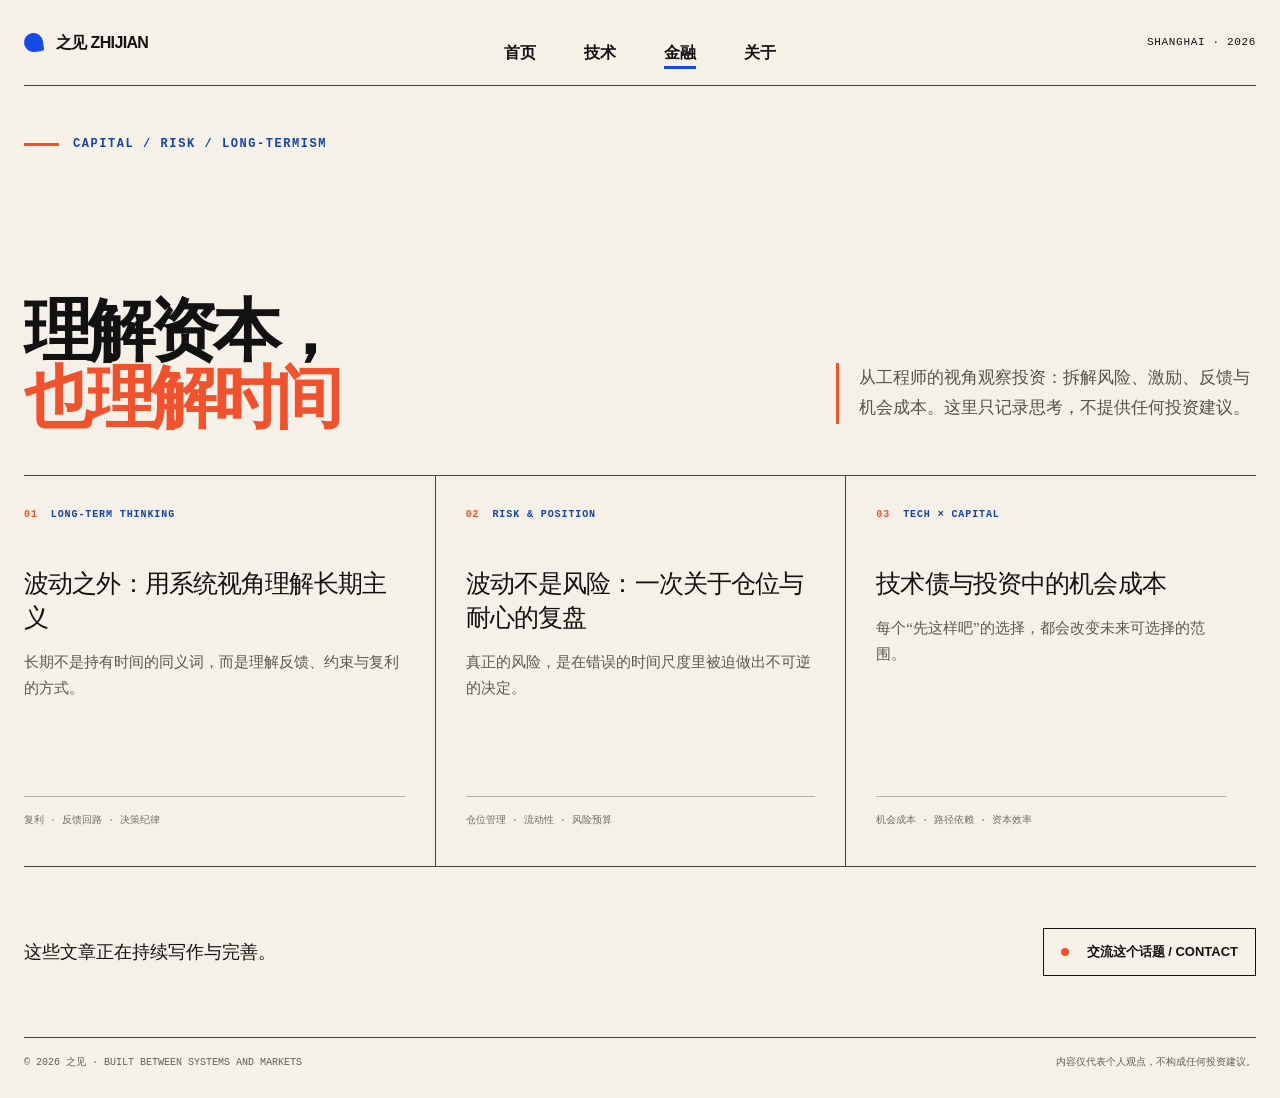
<file: finance/index.html>
<!DOCTYPE html><html lang="zh-CN"><head><meta charSet="utf-8"/><meta name="viewport" content="width=device-width, initial-scale=1"/><link rel="stylesheet" href="/_next/static/chunks/0b--7i1na2w4c.css" data-precedence="next"/><link rel="preload" as="script" fetchPriority="low" href="/_next/static/chunks/15xrurgzs99gv.js"/><script src="/_next/static/chunks/0t2z5hkh7v~~b.js" async=""></script><script src="/_next/static/chunks/07lhk_q6pmm3r.js" async=""></script><script src="/_next/static/chunks/turbopack-08lz5pl99x_po.js" async=""></script><script src="/_next/static/chunks/0dbhjjzl8qfwv.js" async=""></script><title>之见｜在代码与资本之间寻找确定性</title><meta name="description" content="一名金融私募 IT 工程师关于系统、数据、投资与长期主义的个人记录。"/><link rel="canonical" href="https://jiandong7.github.io/"/><meta property="og:title" content="之见｜在代码与资本之间寻找确定性"/><meta property="og:description" content="一名金融私募 IT 工程师关于系统、数据、投资与长期主义的个人记录。"/><meta property="og:url" content="https://jiandong7.github.io/"/><meta property="og:locale" content="zh_CN"/><meta property="og:image" content="https://jiandong7.github.io/og.png"/><meta property="og:image:width" content="1536"/><meta property="og:image:height" content="1024"/><meta property="og:image:alt" content="之见——在代码与资本之间寻找确定性"/><meta property="og:type" content="website"/><meta name="twitter:card" content="summary_large_image"/><meta name="twitter:title" content="之见｜在代码与资本之间寻找确定性"/><meta name="twitter:description" content="一名金融私募 IT 工程师关于系统、数据、投资与长期主义的个人记录。"/><meta name="twitter:image" content="https://jiandong7.github.io/og.png"/><script src="/_next/static/chunks/03~yq9q893hmn.js" noModule=""></script></head><body><div hidden=""><!--$--><!--/$--></div><main><header class="site-header"><a class="brand" href="/" aria-label="之见首页"><span class="brand-mark" aria-hidden="true"></span><span>之见 ZHIJIAN</span></a><nav aria-label="主导航"><a href="/">首页</a><a href="/technology/">技术</a><a class="active" href="/finance/" aria-current="page">金融</a><a href="/about/">关于</a></nav><span class="header-meta">SHANGHAI · 2026</span></header><section class="page-hero page-hero-finance"><p class="eyebrow"><span aria-hidden="true"></span>CAPITAL / RISK / LONG-TERMISM</p><h1>理解资本，<br/><span>也理解时间</span></h1><p class="page-intro">从工程师的视角观察投资：拆解风险、激励、反馈与机会成本。这里只记录思考，不提供任何投资建议。</p></section><section class="topic-grid" aria-label="也理解时间文章"><article class="topic-card"><div class="topic-card-meta"><span>01</span><p>LONG-TERM THINKING</p></div><h2>波动之外：用系统视角理解长期主义</h2><p>长期不是持有时间的同义词，而是理解反馈、约束与复利的方式。</p><div class="topic-detail">复利 · 反馈回路 · 决策纪律</div></article><article class="topic-card"><div class="topic-card-meta"><span>02</span><p>RISK &amp; POSITION</p></div><h2>波动不是风险：一次关于仓位与耐心的复盘</h2><p>真正的风险，是在错误的时间尺度里被迫做出不可逆的决定。</p><div class="topic-detail">仓位管理 · 流动性 · 风险预算</div></article><article class="topic-card"><div class="topic-card-meta"><span>03</span><p>TECH × CAPITAL</p></div><h2>技术债与投资中的机会成本</h2><p>每个“先这样吧”的选择，都会改变未来可选择的范围。</p><div class="topic-detail">机会成本 · 路径依赖 · 资本效率</div></article></section><section class="topic-cta"><p>这些文章正在持续写作与完善。</p><a class="contact-link" href="mailto:hello@example.com"><span aria-hidden="true"></span>交流这个话题 / CONTACT</a></section><footer><p>© 2026 之见 · BUILT BETWEEN SYSTEMS AND MARKETS</p><p>内容仅代表个人观点，不构成任何投资建议。</p></footer></main><!--$--><!--/$--><script src="/_next/static/chunks/15xrurgzs99gv.js" id="_R_" async=""></script><script>(self.__next_f=self.__next_f||[]).push([0])</script><script>self.__next_f.push([1,"1:\"$Sreact.fragment\"\n2:I[39756,[\"/_next/static/chunks/0dbhjjzl8qfwv.js\"],\"default\"]\n3:I[37457,[\"/_next/static/chunks/0dbhjjzl8qfwv.js\"],\"default\"]\n8:I[68027,[\"/_next/static/chunks/0dbhjjzl8qfwv.js\"],\"default\",1]\n:HL[\"/_next/static/chunks/0b--7i1na2w4c.css\",\"style\"]\n"])</script><script>self.__next_f.push([1,"0:{\"P\":null,\"c\":[\"\",\"finance\",\"\"],\"q\":\"\",\"i\":false,\"f\":[[[\"\",{\"children\":[\"finance\",{\"children\":[\"__PAGE__\",{}]}]},\"$undefined\",\"$undefined\",16],[[\"$\",\"$1\",\"c\",{\"children\":[[[\"$\",\"link\",\"0\",{\"rel\":\"stylesheet\",\"href\":\"/_next/static/chunks/0b--7i1na2w4c.css\",\"precedence\":\"next\",\"crossOrigin\":\"$undefined\",\"nonce\":\"$undefined\"}],[\"$\",\"script\",\"script-0\",{\"src\":\"/_next/static/chunks/0dbhjjzl8qfwv.js\",\"async\":true,\"nonce\":\"$undefined\"}]],[\"$\",\"html\",null,{\"lang\":\"zh-CN\",\"children\":[\"$\",\"body\",null,{\"children\":[\"$\",\"$L2\",null,{\"parallelRouterKey\":\"children\",\"error\":\"$undefined\",\"errorStyles\":\"$undefined\",\"errorScripts\":\"$undefined\",\"template\":[\"$\",\"$L3\",null,{}],\"templateStyles\":\"$undefined\",\"templateScripts\":\"$undefined\",\"notFound\":[[[\"$\",\"title\",null,{\"children\":\"404: This page could not be found.\"}],[\"$\",\"div\",null,{\"style\":{\"fontFamily\":\"system-ui,\\\"Segoe UI\\\",Roboto,Helvetica,Arial,sans-serif,\\\"Apple Color Emoji\\\",\\\"Segoe UI Emoji\\\"\",\"height\":\"100vh\",\"textAlign\":\"center\",\"display\":\"flex\",\"flexDirection\":\"column\",\"alignItems\":\"center\",\"justifyContent\":\"center\"},\"children\":[\"$\",\"div\",null,{\"children\":[[\"$\",\"style\",null,{\"dangerouslySetInnerHTML\":{\"__html\":\"body{color:#000;background:#fff;margin:0}.next-error-h1{border-right:1px solid rgba(0,0,0,.3)}@media (prefers-color-scheme:dark){body{color:#fff;background:#000}.next-error-h1{border-right:1px solid rgba(255,255,255,.3)}}\"}}],[\"$\",\"h1\",null,{\"className\":\"next-error-h1\",\"style\":{\"display\":\"inline-block\",\"margin\":\"0 20px 0 0\",\"padding\":\"0 23px 0 0\",\"fontSize\":24,\"fontWeight\":500,\"verticalAlign\":\"top\",\"lineHeight\":\"49px\"},\"children\":404}],[\"$\",\"div\",null,{\"style\":{\"display\":\"inline-block\"},\"children\":[\"$\",\"h2\",null,{\"style\":{\"fontSize\":14,\"fontWeight\":400,\"lineHeight\":\"49px\",\"margin\":0},\"children\":\"This page could not be found.\"}]}]]}]}]],[]],\"forbidden\":\"$undefined\",\"unauthorized\":\"$undefined\"}]}]}]]}],{\"children\":[[\"$\",\"$1\",\"c\",{\"children\":[null,[\"$\",\"$L2\",null,{\"parallelRouterKey\":\"children\",\"error\":\"$undefined\",\"errorStyles\":\"$undefined\",\"errorScripts\":\"$undefined\",\"template\":[\"$\",\"$L3\",null,{}],\"templateStyles\":\"$undefined\",\"templateScripts\":\"$undefined\",\"notFound\":\"$undefined\",\"forbidden\":\"$undefined\",\"unauthorized\":\"$undefined\"}]]}],{\"children\":[[\"$\",\"$1\",\"c\",{\"children\":[[\"$\",\"main\",null,{\"children\":[[\"$\",\"header\",null,{\"className\":\"site-header\",\"children\":[[\"$\",\"a\",null,{\"className\":\"brand\",\"href\":\"/\",\"aria-label\":\"之见首页\",\"children\":[[\"$\",\"span\",null,{\"className\":\"brand-mark\",\"aria-hidden\":\"true\"}],[\"$\",\"span\",null,{\"children\":\"之见 ZHIJIAN\"}]]}],[\"$\",\"nav\",null,{\"aria-label\":\"主导航\",\"children\":[[\"$\",\"a\",\"home\",{\"className\":\"$undefined\",\"href\":\"/\",\"aria-current\":\"$undefined\",\"children\":\"首页\"}],[\"$\",\"a\",\"technology\",{\"className\":\"$undefined\",\"href\":\"/technology/\",\"aria-current\":\"$undefined\",\"children\":\"技术\"}],[\"$\",\"a\",\"finance\",{\"className\":\"active\",\"href\":\"/finance/\",\"aria-current\":\"page\",\"children\":\"金融\"}],[\"$\",\"a\",\"about\",{\"className\":\"$undefined\",\"href\":\"/about/\",\"aria-current\":\"$undefined\",\"children\":\"关于\"}]]}],[\"$\",\"span\",null,{\"className\":\"header-meta\",\"children\":\"SHANGHAI · 2026\"}]]}],[\"$\",\"section\",null,{\"className\":\"page-hero page-hero-finance\",\"children\":[[\"$\",\"p\",null,{\"className\":\"eyebrow\",\"children\":[[\"$\",\"span\",null,{\"aria-hidden\":\"true\"}],\"CAPITAL / RISK / LONG-TERMISM\"]}],[\"$\",\"h1\",null,{\"children\":[\"理解资本，\",[\"$\",\"br\",null,{}],[\"$\",\"span\",null,{\"children\":\"也理解时间\"}]]}],[\"$\",\"p\",null,{\"className\":\"page-intro\",\"children\":\"从工程师的视角观察投资：拆解风险、激励、反馈与机会成本。这里只记录思考，不提供任何投资建议。\"}]]}],[\"$\",\"section\",null,{\"className\":\"topic-grid\",\"aria-label\":\"也理解时间文章\",\"children\":[[\"$\",\"article\",\"01\",{\"className\":\"topic-card\",\"children\":[[\"$\",\"div\",null,{\"className\":\"topic-card-meta\",\"children\":[[\"$\",\"span\",null,{\"children\":\"01\"}],[\"$\",\"p\",null,{\"children\":\"LONG-TERM THINKING\"}]]}],[\"$\",\"h2\",null,{\"children\":\"波动之外：用系统视角理解长期主义\"}],[\"$\",\"p\",null,{\"children\":\"长期不是持有时间的同义词，而是理解反馈、约束与复利的方式。\"}],[\"$\",\"div\",null,{\"className\":\"topic-detail\",\"children\":\"复利 · 反馈回路 · 决策纪律\"}]]}],[\"$\",\"article\",\"02\",{\"className\":\"topic-card\",\"children\":[[\"$\",\"div\",null,{\"className\":\"topic-card-meta\",\"children\":[[\"$\",\"span\",null,{\"children\":\"02\"}],[\"$\",\"p\",null,{\"children\":\"RISK \u0026 POSITION\"}]]}],[\"$\",\"h2\",null,{\"children\":\"波动不是风险：一次关于仓位与耐心的复盘\"}],[\"$\",\"p\",null,{\"children\":\"真正的风险，是在错误的时间尺度里被迫做出不可逆的决定。\"}],[\"$\",\"div\",null,{\"className\":\"topic-detail\",\"children\":\"仓位管理 · 流动性 · 风险预算\"}]]}],[\"$\",\"article\",\"03\",{\"className\":\"topic-card\",\"children\":[[\"$\",\"div\",null,{\"className\":\"topic-card-meta\",\"children\":[[\"$\",\"span\",null,{\"children\":\"03\"}],[\"$\",\"p\",null,{\"children\":\"TECH × CAPITAL\"}]]}],[\"$\",\"h2\",null,{\"children\":\"技术债与投资中的机会成本\"}],[\"$\",\"p\",null,{\"children\":\"每个“先这样吧”的选择，都会改变未来可选择的范围。\"}],[\"$\",\"div\",null,{\"className\":\"topic-detail\",\"children\":\"机会成本 · 路径依赖 · 资本效率\"}]]}]]}],[\"$\",\"section\",null,{\"className\":\"topic-cta\",\"children\":[[\"$\",\"p\",null,{\"children\":\"这些文章正在持续写作与完善。\"}],[\"$\",\"a\",null,{\"className\":\"contact-link\",\"href\":\"mailto:hello@example.com\",\"children\":[[\"$\",\"span\",null,{\"aria-hidden\":\"true\"}],\"交流这个话题 / CONTACT\"]}]]}],[\"$\",\"footer\",null,{\"children\":[[\"$\",\"p\",null,{\"children\":\"© 2026 之见 · BUILT BETWEEN SYSTEMS AND MARKETS\"}],\"$L4\"]}]]}],null,\"$L5\"]}],{},null,false,null]},null,false,\"$@6\"]},null,false,null],\"$L7\",false]],\"m\":\"$undefined\",\"G\":[\"$8\",[\"$L9\"]],\"S\":true,\"h\":null,\"s\":\"$undefined\",\"l\":\"$undefined\",\"p\":\"$undefined\",\"d\":\"$undefined\",\"b\":\"s3cVLH9XX98Ky2ExnYdYe\"}\n"])</script><script>self.__next_f.push([1,"a:I[97367,[\"/_next/static/chunks/0dbhjjzl8qfwv.js\"],\"OutletBoundary\"]\nb:\"$Sreact.suspense\"\ne:I[97367,[\"/_next/static/chunks/0dbhjjzl8qfwv.js\"],\"ViewportBoundary\"]\n10:I[97367,[\"/_next/static/chunks/0dbhjjzl8qfwv.js\"],\"MetadataBoundary\"]\n4:[\"$\",\"p\",null,{\"children\":\"内容仅代表个人观点，不构成任何投资建议。\"}]\n5:[\"$\",\"$La\",null,{\"children\":[\"$\",\"$b\",null,{\"name\":\"Next.MetadataOutlet\",\"children\":\"$@c\"}]}]\nd:[]\n6:\"$Wd\"\n7:[\"$\",\"$1\",\"h\",{\"children\":[null,[\"$\",\"$Le\",null,{\"children\":\"$Lf\"}],[\"$\",\"div\",null,{\"hidden\":true,\"children\":[\"$\",\"$L10\",null,{\"children\":[\"$\",\"$b\",null,{\"name\":\"Next.Metadata\",\"children\":\"$L11\"}]}]}],null]}]\n9:[\"$\",\"link\",\"0\",{\"rel\":\"stylesheet\",\"href\":\"/_next/static/chunks/0b--7i1na2w4c.css\",\"precedence\":\"next\",\"crossOrigin\":\"$undefined\",\"nonce\":\"$undefined\"}]\n"])</script><script>self.__next_f.push([1,"f:[[\"$\",\"meta\",\"0\",{\"charSet\":\"utf-8\"}],[\"$\",\"meta\",\"1\",{\"name\":\"viewport\",\"content\":\"width=device-width, initial-scale=1\"}]]\n"])</script><script>self.__next_f.push([1,"c:null\n11:[[\"$\",\"title\",\"0\",{\"children\":\"之见｜在代码与资本之间寻找确定性\"}],[\"$\",\"meta\",\"1\",{\"name\":\"description\",\"content\":\"一名金融私募 IT 工程师关于系统、数据、投资与长期主义的个人记录。\"}],[\"$\",\"link\",\"2\",{\"rel\":\"canonical\",\"href\":\"https://jiandong7.github.io/\"}],[\"$\",\"meta\",\"3\",{\"property\":\"og:title\",\"content\":\"之见｜在代码与资本之间寻找确定性\"}],[\"$\",\"meta\",\"4\",{\"property\":\"og:description\",\"content\":\"一名金融私募 IT 工程师关于系统、数据、投资与长期主义的个人记录。\"}],[\"$\",\"meta\",\"5\",{\"property\":\"og:url\",\"content\":\"https://jiandong7.github.io/\"}],[\"$\",\"meta\",\"6\",{\"property\":\"og:locale\",\"content\":\"zh_CN\"}],[\"$\",\"meta\",\"7\",{\"property\":\"og:image\",\"content\":\"https://jiandong7.github.io/og.png\"}],[\"$\",\"meta\",\"8\",{\"property\":\"og:image:width\",\"content\":\"1536\"}],[\"$\",\"meta\",\"9\",{\"property\":\"og:image:height\",\"content\":\"1024\"}],[\"$\",\"meta\",\"10\",{\"property\":\"og:image:alt\",\"content\":\"之见——在代码与资本之间寻找确定性\"}],[\"$\",\"meta\",\"11\",{\"property\":\"og:type\",\"content\":\"website\"}],[\"$\",\"meta\",\"12\",{\"name\":\"twitter:card\",\"content\":\"summary_large_image\"}],[\"$\",\"meta\",\"13\",{\"name\":\"twitter:title\",\"content\":\"之见｜在代码与资本之间寻找确定性\"}],[\"$\",\"meta\",\"14\",{\"name\":\"twitter:description\",\"content\":\"一名金融私募 IT 工程师关于系统、数据、投资与长期主义的个人记录。\"}],[\"$\",\"meta\",\"15\",{\"name\":\"twitter:image\",\"content\":\"https://jiandong7.github.io/og.png\"}]]\n"])</script></body></html>
</file>
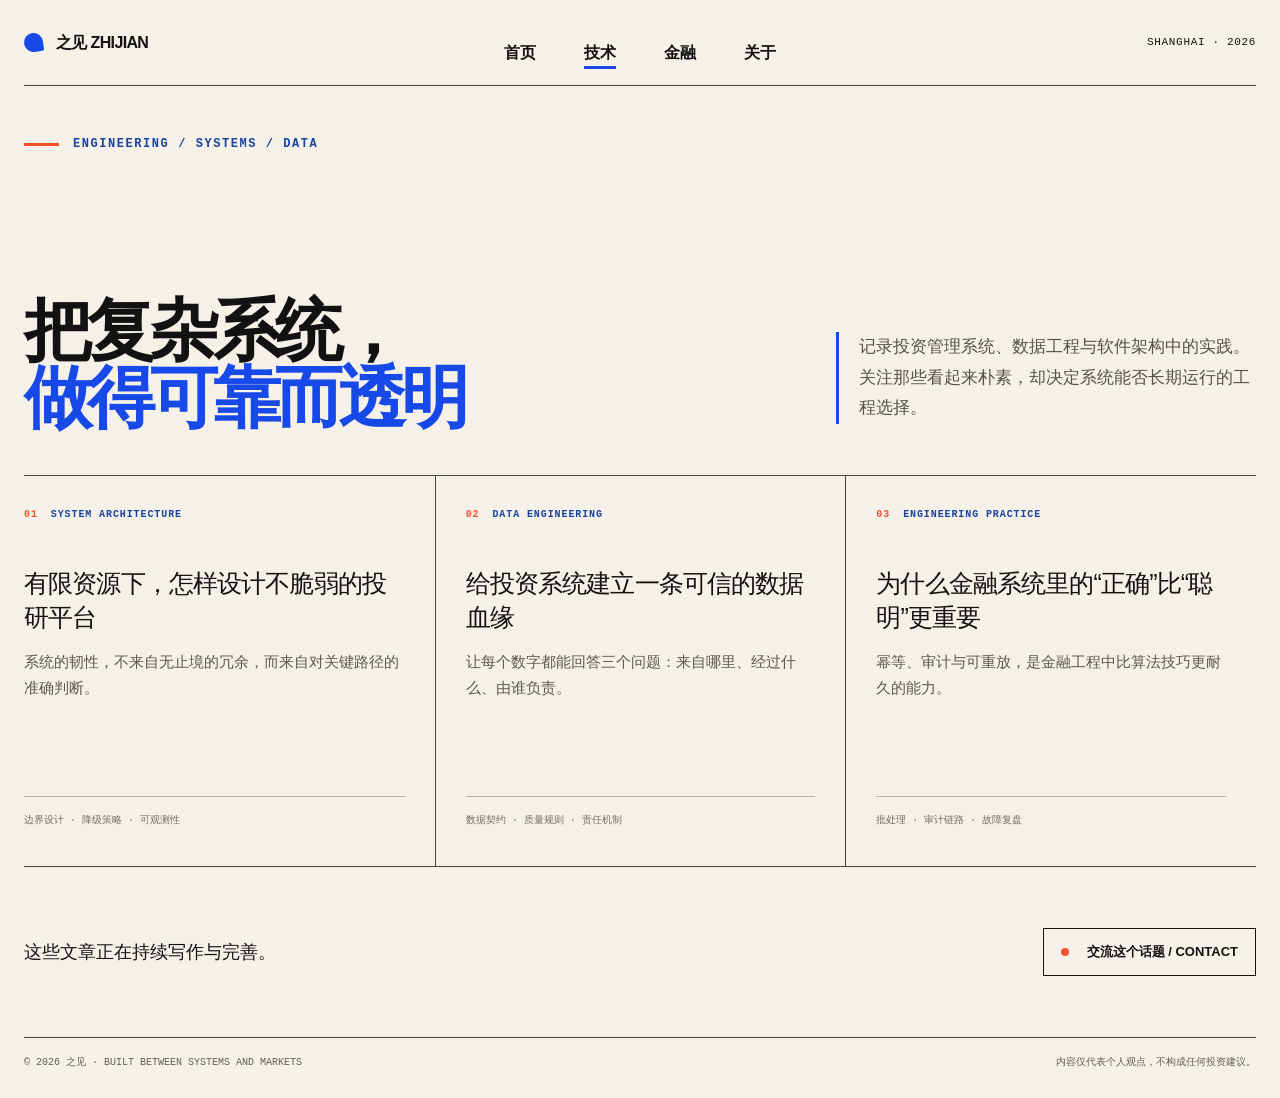
<file: technology/index.html>
<!DOCTYPE html><html lang="zh-CN"><head><meta charSet="utf-8"/><meta name="viewport" content="width=device-width, initial-scale=1"/><link rel="stylesheet" href="/_next/static/chunks/0b--7i1na2w4c.css" data-precedence="next"/><link rel="preload" as="script" fetchPriority="low" href="/_next/static/chunks/15xrurgzs99gv.js"/><script src="/_next/static/chunks/0t2z5hkh7v~~b.js" async=""></script><script src="/_next/static/chunks/07lhk_q6pmm3r.js" async=""></script><script src="/_next/static/chunks/turbopack-08lz5pl99x_po.js" async=""></script><script src="/_next/static/chunks/0dbhjjzl8qfwv.js" async=""></script><title>之见｜在代码与资本之间寻找确定性</title><meta name="description" content="一名金融私募 IT 工程师关于系统、数据、投资与长期主义的个人记录。"/><link rel="canonical" href="https://jiandong7.github.io/"/><meta property="og:title" content="之见｜在代码与资本之间寻找确定性"/><meta property="og:description" content="一名金融私募 IT 工程师关于系统、数据、投资与长期主义的个人记录。"/><meta property="og:url" content="https://jiandong7.github.io/"/><meta property="og:locale" content="zh_CN"/><meta property="og:image" content="https://jiandong7.github.io/og.png"/><meta property="og:image:width" content="1536"/><meta property="og:image:height" content="1024"/><meta property="og:image:alt" content="之见——在代码与资本之间寻找确定性"/><meta property="og:type" content="website"/><meta name="twitter:card" content="summary_large_image"/><meta name="twitter:title" content="之见｜在代码与资本之间寻找确定性"/><meta name="twitter:description" content="一名金融私募 IT 工程师关于系统、数据、投资与长期主义的个人记录。"/><meta name="twitter:image" content="https://jiandong7.github.io/og.png"/><script src="/_next/static/chunks/03~yq9q893hmn.js" noModule=""></script></head><body><div hidden=""><!--$--><!--/$--></div><main><header class="site-header"><a class="brand" href="/" aria-label="之见首页"><span class="brand-mark" aria-hidden="true"></span><span>之见 ZHIJIAN</span></a><nav aria-label="主导航"><a href="/">首页</a><a class="active" href="/technology/" aria-current="page">技术</a><a href="/finance/">金融</a><a href="/about/">关于</a></nav><span class="header-meta">SHANGHAI · 2026</span></header><section class="page-hero page-hero-technology"><p class="eyebrow"><span aria-hidden="true"></span>ENGINEERING / SYSTEMS / DATA</p><h1>把复杂系统，<br/><span>做得可靠而透明</span></h1><p class="page-intro">记录投资管理系统、数据工程与软件架构中的实践。关注那些看起来朴素，却决定系统能否长期运行的工程选择。</p></section><section class="topic-grid" aria-label="做得可靠而透明文章"><article class="topic-card"><div class="topic-card-meta"><span>01</span><p>SYSTEM ARCHITECTURE</p></div><h2>有限资源下，怎样设计不脆弱的投研平台</h2><p>系统的韧性，不来自无止境的冗余，而来自对关键路径的准确判断。</p><div class="topic-detail">边界设计 · 降级策略 · 可观测性</div></article><article class="topic-card"><div class="topic-card-meta"><span>02</span><p>DATA ENGINEERING</p></div><h2>给投资系统建立一条可信的数据血缘</h2><p>让每个数字都能回答三个问题：来自哪里、经过什么、由谁负责。</p><div class="topic-detail">数据契约 · 质量规则 · 责任机制</div></article><article class="topic-card"><div class="topic-card-meta"><span>03</span><p>ENGINEERING PRACTICE</p></div><h2>为什么金融系统里的“正确”比“聪明”更重要</h2><p>幂等、审计与可重放，是金融工程中比算法技巧更耐久的能力。</p><div class="topic-detail">批处理 · 审计链路 · 故障复盘</div></article></section><section class="topic-cta"><p>这些文章正在持续写作与完善。</p><a class="contact-link" href="mailto:hello@example.com"><span aria-hidden="true"></span>交流这个话题 / CONTACT</a></section><footer><p>© 2026 之见 · BUILT BETWEEN SYSTEMS AND MARKETS</p><p>内容仅代表个人观点，不构成任何投资建议。</p></footer></main><!--$--><!--/$--><script src="/_next/static/chunks/15xrurgzs99gv.js" id="_R_" async=""></script><script>(self.__next_f=self.__next_f||[]).push([0])</script><script>self.__next_f.push([1,"1:\"$Sreact.fragment\"\n2:I[39756,[\"/_next/static/chunks/0dbhjjzl8qfwv.js\"],\"default\"]\n3:I[37457,[\"/_next/static/chunks/0dbhjjzl8qfwv.js\"],\"default\"]\n8:I[68027,[\"/_next/static/chunks/0dbhjjzl8qfwv.js\"],\"default\",1]\n:HL[\"/_next/static/chunks/0b--7i1na2w4c.css\",\"style\"]\n"])</script><script>self.__next_f.push([1,"0:{\"P\":null,\"c\":[\"\",\"technology\",\"\"],\"q\":\"\",\"i\":false,\"f\":[[[\"\",{\"children\":[\"technology\",{\"children\":[\"__PAGE__\",{}]}]},\"$undefined\",\"$undefined\",16],[[\"$\",\"$1\",\"c\",{\"children\":[[[\"$\",\"link\",\"0\",{\"rel\":\"stylesheet\",\"href\":\"/_next/static/chunks/0b--7i1na2w4c.css\",\"precedence\":\"next\",\"crossOrigin\":\"$undefined\",\"nonce\":\"$undefined\"}],[\"$\",\"script\",\"script-0\",{\"src\":\"/_next/static/chunks/0dbhjjzl8qfwv.js\",\"async\":true,\"nonce\":\"$undefined\"}]],[\"$\",\"html\",null,{\"lang\":\"zh-CN\",\"children\":[\"$\",\"body\",null,{\"children\":[\"$\",\"$L2\",null,{\"parallelRouterKey\":\"children\",\"error\":\"$undefined\",\"errorStyles\":\"$undefined\",\"errorScripts\":\"$undefined\",\"template\":[\"$\",\"$L3\",null,{}],\"templateStyles\":\"$undefined\",\"templateScripts\":\"$undefined\",\"notFound\":[[[\"$\",\"title\",null,{\"children\":\"404: This page could not be found.\"}],[\"$\",\"div\",null,{\"style\":{\"fontFamily\":\"system-ui,\\\"Segoe UI\\\",Roboto,Helvetica,Arial,sans-serif,\\\"Apple Color Emoji\\\",\\\"Segoe UI Emoji\\\"\",\"height\":\"100vh\",\"textAlign\":\"center\",\"display\":\"flex\",\"flexDirection\":\"column\",\"alignItems\":\"center\",\"justifyContent\":\"center\"},\"children\":[\"$\",\"div\",null,{\"children\":[[\"$\",\"style\",null,{\"dangerouslySetInnerHTML\":{\"__html\":\"body{color:#000;background:#fff;margin:0}.next-error-h1{border-right:1px solid rgba(0,0,0,.3)}@media (prefers-color-scheme:dark){body{color:#fff;background:#000}.next-error-h1{border-right:1px solid rgba(255,255,255,.3)}}\"}}],[\"$\",\"h1\",null,{\"className\":\"next-error-h1\",\"style\":{\"display\":\"inline-block\",\"margin\":\"0 20px 0 0\",\"padding\":\"0 23px 0 0\",\"fontSize\":24,\"fontWeight\":500,\"verticalAlign\":\"top\",\"lineHeight\":\"49px\"},\"children\":404}],[\"$\",\"div\",null,{\"style\":{\"display\":\"inline-block\"},\"children\":[\"$\",\"h2\",null,{\"style\":{\"fontSize\":14,\"fontWeight\":400,\"lineHeight\":\"49px\",\"margin\":0},\"children\":\"This page could not be found.\"}]}]]}]}]],[]],\"forbidden\":\"$undefined\",\"unauthorized\":\"$undefined\"}]}]}]]}],{\"children\":[[\"$\",\"$1\",\"c\",{\"children\":[null,[\"$\",\"$L2\",null,{\"parallelRouterKey\":\"children\",\"error\":\"$undefined\",\"errorStyles\":\"$undefined\",\"errorScripts\":\"$undefined\",\"template\":[\"$\",\"$L3\",null,{}],\"templateStyles\":\"$undefined\",\"templateScripts\":\"$undefined\",\"notFound\":\"$undefined\",\"forbidden\":\"$undefined\",\"unauthorized\":\"$undefined\"}]]}],{\"children\":[[\"$\",\"$1\",\"c\",{\"children\":[[\"$\",\"main\",null,{\"children\":[[\"$\",\"header\",null,{\"className\":\"site-header\",\"children\":[[\"$\",\"a\",null,{\"className\":\"brand\",\"href\":\"/\",\"aria-label\":\"之见首页\",\"children\":[[\"$\",\"span\",null,{\"className\":\"brand-mark\",\"aria-hidden\":\"true\"}],[\"$\",\"span\",null,{\"children\":\"之见 ZHIJIAN\"}]]}],[\"$\",\"nav\",null,{\"aria-label\":\"主导航\",\"children\":[[\"$\",\"a\",\"home\",{\"className\":\"$undefined\",\"href\":\"/\",\"aria-current\":\"$undefined\",\"children\":\"首页\"}],[\"$\",\"a\",\"technology\",{\"className\":\"active\",\"href\":\"/technology/\",\"aria-current\":\"page\",\"children\":\"技术\"}],[\"$\",\"a\",\"finance\",{\"className\":\"$undefined\",\"href\":\"/finance/\",\"aria-current\":\"$undefined\",\"children\":\"金融\"}],[\"$\",\"a\",\"about\",{\"className\":\"$undefined\",\"href\":\"/about/\",\"aria-current\":\"$undefined\",\"children\":\"关于\"}]]}],[\"$\",\"span\",null,{\"className\":\"header-meta\",\"children\":\"SHANGHAI · 2026\"}]]}],[\"$\",\"section\",null,{\"className\":\"page-hero page-hero-technology\",\"children\":[[\"$\",\"p\",null,{\"className\":\"eyebrow\",\"children\":[[\"$\",\"span\",null,{\"aria-hidden\":\"true\"}],\"ENGINEERING / SYSTEMS / DATA\"]}],[\"$\",\"h1\",null,{\"children\":[\"把复杂系统，\",[\"$\",\"br\",null,{}],[\"$\",\"span\",null,{\"children\":\"做得可靠而透明\"}]]}],[\"$\",\"p\",null,{\"className\":\"page-intro\",\"children\":\"记录投资管理系统、数据工程与软件架构中的实践。关注那些看起来朴素，却决定系统能否长期运行的工程选择。\"}]]}],[\"$\",\"section\",null,{\"className\":\"topic-grid\",\"aria-label\":\"做得可靠而透明文章\",\"children\":[[\"$\",\"article\",\"01\",{\"className\":\"topic-card\",\"children\":[[\"$\",\"div\",null,{\"className\":\"topic-card-meta\",\"children\":[[\"$\",\"span\",null,{\"children\":\"01\"}],[\"$\",\"p\",null,{\"children\":\"SYSTEM ARCHITECTURE\"}]]}],[\"$\",\"h2\",null,{\"children\":\"有限资源下，怎样设计不脆弱的投研平台\"}],[\"$\",\"p\",null,{\"children\":\"系统的韧性，不来自无止境的冗余，而来自对关键路径的准确判断。\"}],[\"$\",\"div\",null,{\"className\":\"topic-detail\",\"children\":\"边界设计 · 降级策略 · 可观测性\"}]]}],[\"$\",\"article\",\"02\",{\"className\":\"topic-card\",\"children\":[[\"$\",\"div\",null,{\"className\":\"topic-card-meta\",\"children\":[[\"$\",\"span\",null,{\"children\":\"02\"}],[\"$\",\"p\",null,{\"children\":\"DATA ENGINEERING\"}]]}],[\"$\",\"h2\",null,{\"children\":\"给投资系统建立一条可信的数据血缘\"}],[\"$\",\"p\",null,{\"children\":\"让每个数字都能回答三个问题：来自哪里、经过什么、由谁负责。\"}],[\"$\",\"div\",null,{\"className\":\"topic-detail\",\"children\":\"数据契约 · 质量规则 · 责任机制\"}]]}],[\"$\",\"article\",\"03\",{\"className\":\"topic-card\",\"children\":[[\"$\",\"div\",null,{\"className\":\"topic-card-meta\",\"children\":[[\"$\",\"span\",null,{\"children\":\"03\"}],[\"$\",\"p\",null,{\"children\":\"ENGINEERING PRACTICE\"}]]}],[\"$\",\"h2\",null,{\"children\":\"为什么金融系统里的“正确”比“聪明”更重要\"}],[\"$\",\"p\",null,{\"children\":\"幂等、审计与可重放，是金融工程中比算法技巧更耐久的能力。\"}],[\"$\",\"div\",null,{\"className\":\"topic-detail\",\"children\":\"批处理 · 审计链路 · 故障复盘\"}]]}]]}],[\"$\",\"section\",null,{\"className\":\"topic-cta\",\"children\":[[\"$\",\"p\",null,{\"children\":\"这些文章正在持续写作与完善。\"}],[\"$\",\"a\",null,{\"className\":\"contact-link\",\"href\":\"mailto:hello@example.com\",\"children\":[[\"$\",\"span\",null,{\"aria-hidden\":\"true\"}],\"交流这个话题 / CONTACT\"]}]]}],[\"$\",\"footer\",null,{\"children\":[[\"$\",\"p\",null,{\"children\":\"© 2026 之见 · BUILT BETWEEN SYSTEMS AND MARKETS\"}],\"$L4\"]}]]}],null,\"$L5\"]}],{},null,false,null]},null,false,\"$@6\"]},null,false,null],\"$L7\",false]],\"m\":\"$undefined\",\"G\":[\"$8\",[\"$L9\"]],\"S\":true,\"h\":null,\"s\":\"$undefined\",\"l\":\"$undefined\",\"p\":\"$undefined\",\"d\":\"$undefined\",\"b\":\"s3cVLH9XX98Ky2ExnYdYe\"}\n"])</script><script>self.__next_f.push([1,"a:I[97367,[\"/_next/static/chunks/0dbhjjzl8qfwv.js\"],\"OutletBoundary\"]\nb:\"$Sreact.suspense\"\ne:I[97367,[\"/_next/static/chunks/0dbhjjzl8qfwv.js\"],\"ViewportBoundary\"]\n10:I[97367,[\"/_next/static/chunks/0dbhjjzl8qfwv.js\"],\"MetadataBoundary\"]\n4:[\"$\",\"p\",null,{\"children\":\"内容仅代表个人观点，不构成任何投资建议。\"}]\n5:[\"$\",\"$La\",null,{\"children\":[\"$\",\"$b\",null,{\"name\":\"Next.MetadataOutlet\",\"children\":\"$@c\"}]}]\nd:[]\n6:\"$Wd\"\n7:[\"$\",\"$1\",\"h\",{\"children\":[null,[\"$\",\"$Le\",null,{\"children\":\"$Lf\"}],[\"$\",\"div\",null,{\"hidden\":true,\"children\":[\"$\",\"$L10\",null,{\"children\":[\"$\",\"$b\",null,{\"name\":\"Next.Metadata\",\"children\":\"$L11\"}]}]}],null]}]\n9:[\"$\",\"link\",\"0\",{\"rel\":\"stylesheet\",\"href\":\"/_next/static/chunks/0b--7i1na2w4c.css\",\"precedence\":\"next\",\"crossOrigin\":\"$undefined\",\"nonce\":\"$undefined\"}]\n"])</script><script>self.__next_f.push([1,"f:[[\"$\",\"meta\",\"0\",{\"charSet\":\"utf-8\"}],[\"$\",\"meta\",\"1\",{\"name\":\"viewport\",\"content\":\"width=device-width, initial-scale=1\"}]]\n"])</script><script>self.__next_f.push([1,"c:null\n11:[[\"$\",\"title\",\"0\",{\"children\":\"之见｜在代码与资本之间寻找确定性\"}],[\"$\",\"meta\",\"1\",{\"name\":\"description\",\"content\":\"一名金融私募 IT 工程师关于系统、数据、投资与长期主义的个人记录。\"}],[\"$\",\"link\",\"2\",{\"rel\":\"canonical\",\"href\":\"https://jiandong7.github.io/\"}],[\"$\",\"meta\",\"3\",{\"property\":\"og:title\",\"content\":\"之见｜在代码与资本之间寻找确定性\"}],[\"$\",\"meta\",\"4\",{\"property\":\"og:description\",\"content\":\"一名金融私募 IT 工程师关于系统、数据、投资与长期主义的个人记录。\"}],[\"$\",\"meta\",\"5\",{\"property\":\"og:url\",\"content\":\"https://jiandong7.github.io/\"}],[\"$\",\"meta\",\"6\",{\"property\":\"og:locale\",\"content\":\"zh_CN\"}],[\"$\",\"meta\",\"7\",{\"property\":\"og:image\",\"content\":\"https://jiandong7.github.io/og.png\"}],[\"$\",\"meta\",\"8\",{\"property\":\"og:image:width\",\"content\":\"1536\"}],[\"$\",\"meta\",\"9\",{\"property\":\"og:image:height\",\"content\":\"1024\"}],[\"$\",\"meta\",\"10\",{\"property\":\"og:image:alt\",\"content\":\"之见——在代码与资本之间寻找确定性\"}],[\"$\",\"meta\",\"11\",{\"property\":\"og:type\",\"content\":\"website\"}],[\"$\",\"meta\",\"12\",{\"name\":\"twitter:card\",\"content\":\"summary_large_image\"}],[\"$\",\"meta\",\"13\",{\"name\":\"twitter:title\",\"content\":\"之见｜在代码与资本之间寻找确定性\"}],[\"$\",\"meta\",\"14\",{\"name\":\"twitter:description\",\"content\":\"一名金融私募 IT 工程师关于系统、数据、投资与长期主义的个人记录。\"}],[\"$\",\"meta\",\"15\",{\"name\":\"twitter:image\",\"content\":\"https://jiandong7.github.io/og.png\"}]]\n"])</script></body></html>
</file>
<file: _next/static/chunks/0b--7i1na2w4c.css>
@layer theme{:root,:host{--font-sans:ui-sans-serif, system-ui, sans-serif, "Apple Color Emoji", "Segoe UI Emoji", "Segoe UI Symbol", "Noto Color Emoji";--font-mono:ui-monospace, SFMono-Regular, Menlo, Monaco, Consolas, "Liberation Mono", "Courier New", monospace;--spacing:.25rem;--default-font-family:var(--font-sans);--default-mono-font-family:var(--font-mono)}}@layer base{*,:after,:before,::backdrop{box-sizing:border-box;border:0 solid;margin:0;padding:0}::file-selector-button{box-sizing:border-box;border:0 solid;margin:0;padding:0}html,:host{-webkit-text-size-adjust:100%;tab-size:4;line-height:1.5;font-family:var(--default-font-family,ui-sans-serif, system-ui, sans-serif, "Apple Color Emoji", "Segoe UI Emoji", "Segoe UI Symbol", "Noto Color Emoji");font-feature-settings:var(--default-font-feature-settings,normal);font-variation-settings:var(--default-font-variation-settings,normal);-webkit-tap-highlight-color:transparent}hr{height:0;color:inherit;border-top-width:1px}abbr:where([title]){-webkit-text-decoration:underline dotted;text-decoration:underline dotted}h1,h2,h3,h4,h5,h6{font-size:inherit;font-weight:inherit}a{color:inherit;-webkit-text-decoration:inherit;-webkit-text-decoration:inherit;-webkit-text-decoration:inherit;-webkit-text-decoration:inherit;text-decoration:inherit}b,strong{font-weight:bolder}code,kbd,samp,pre{font-family:var(--default-mono-font-family,ui-monospace, SFMono-Regular, Menlo, Monaco, Consolas, "Liberation Mono", "Courier New", monospace);font-feature-settings:var(--default-mono-font-feature-settings,normal);font-variation-settings:var(--default-mono-font-variation-settings,normal);font-size:1em}small{font-size:80%}sub,sup{vertical-align:baseline;font-size:75%;line-height:0;position:relative}sub{bottom:-.25em}sup{top:-.5em}table{text-indent:0;border-color:inherit;border-collapse:collapse}:-moz-focusring{outline:auto}progress{vertical-align:baseline}summary{display:list-item}ol,ul,menu{list-style:none}img,svg,video,canvas,audio,iframe,embed,object{vertical-align:middle;display:block}img,video{max-width:100%;height:auto}button,input,select,optgroup,textarea{font:inherit;font-feature-settings:inherit;font-variation-settings:inherit;letter-spacing:inherit;color:inherit;opacity:1;background-color:#0000;border-radius:0}::file-selector-button{font:inherit;font-feature-settings:inherit;font-variation-settings:inherit;letter-spacing:inherit;color:inherit;opacity:1;background-color:#0000;border-radius:0}:where(select:is([multiple],[size])) optgroup{font-weight:bolder}:where(select:is([multiple],[size])) optgroup option{padding-inline-start:20px}::file-selector-button{margin-inline-end:4px}::placeholder{opacity:1}@supports (not ((-webkit-appearance:-apple-pay-button))) or (contain-intrinsic-size:1px){::placeholder{color:currentColor}@supports (color:color-mix(in lab, red, red)){::placeholder{color:color-mix(in oklab, currentcolor 50%, transparent)}}}textarea{resize:vertical}::-webkit-search-decoration{-webkit-appearance:none}::-webkit-date-and-time-value{min-height:1lh;text-align:inherit}::-webkit-datetime-edit{display:inline-flex}::-webkit-datetime-edit-fields-wrapper{padding:0}::-webkit-datetime-edit{padding-block:0}::-webkit-datetime-edit-year-field{padding-block:0}::-webkit-datetime-edit-month-field{padding-block:0}::-webkit-datetime-edit-day-field{padding-block:0}::-webkit-datetime-edit-hour-field{padding-block:0}::-webkit-datetime-edit-minute-field{padding-block:0}::-webkit-datetime-edit-second-field{padding-block:0}::-webkit-datetime-edit-millisecond-field{padding-block:0}::-webkit-datetime-edit-meridiem-field{padding-block:0}::-webkit-calendar-picker-indicator{line-height:1}:-moz-ui-invalid{box-shadow:none}button,input:where([type=button],[type=reset],[type=submit]){appearance:button}::file-selector-button{appearance:button}::-webkit-inner-spin-button{height:auto}::-webkit-outer-spin-button{height:auto}[hidden]:where(:not([hidden=until-found])){display:none!important}}@layer components;@layer utilities{.relative{position:relative}.static{position:static}.start{inset-inline-start:var(--spacing)}.contents{display:contents}.table{display:table}}:root{--paper:#f5f1e8;--ink:#121212;--blue:#1748e8;--orange:#f0522d;--grey:#aaa398;--line:#121212c7}*{box-sizing:border-box}html{scroll-behavior:smooth}body{background:var(--paper);color:var(--ink);margin:0;font-family:Helvetica Neue,PingFang SC,Microsoft YaHei,Arial,sans-serif}a{color:inherit;text-decoration:none}a:focus-visible{outline:3px solid var(--orange);outline-offset:5px}main{width:min(100% - 48px,1466px);margin:0 auto}.site-header{border-bottom:1px solid var(--line);grid-template-columns:1fr auto 1fr;align-items:center;gap:28px;height:86px;display:grid}.brand{letter-spacing:-.04em;align-items:center;gap:13px;width:max-content;font-weight:900;display:inline-flex}.brand-mark{background:var(--blue);border-radius:11px 11px 2px;width:19px;height:19px;display:block;transform:rotate(-8deg)}nav{align-items:center;gap:48px;font-weight:700;display:flex}nav a{padding:32px 0 12px;position:relative}nav a:after{content:"";background:var(--blue);height:3px;transition:right .18s;position:absolute;bottom:8px;left:0;right:100%}nav a:hover:after,nav a.active:after{right:0}.header-meta{letter-spacing:.06em;justify-self:end;font:500 11px/1.2 Cascadia Code,Consolas,monospace}.hero{border-bottom:1px solid var(--line);grid-template-columns:64% 36%;display:grid}.hero-copy{flex-direction:column;align-items:flex-start;min-height:410px;padding:47px 38px 40px 0;display:flex}.eyebrow{color:#19439d;letter-spacing:.13em;align-items:center;gap:14px;margin:0 0 29px;font:700 12px/1.3 Cascadia Code,Consolas,monospace;display:flex}.eyebrow span{background:var(--orange);width:35px;height:3px;display:inline-block}h1{letter-spacing:-.075em;margin:0;font-size:clamp(54px,5.35vw,82px);font-weight:950;line-height:.98}h1 span{color:var(--blue)}.hero-subtitle{letter-spacing:.12em;margin:29px 0 0;font-family:Songti SC,SimSun,serif;font-size:21px}.hero-actions{align-items:center;gap:26px;margin-top:auto;display:flex}.primary-link,.contact-link{border:1px solid var(--ink);align-items:center;gap:18px;padding:13px 17px;font-size:13px;font-weight:800;transition:background .18s,color .18s,transform .18s;display:inline-flex}.primary-link:hover,.contact-link:hover{background:var(--ink);color:var(--paper);transform:translateY(-2px)}.text-link{border-bottom:1px solid var(--ink);padding-bottom:4px;font-size:13px;font-weight:700}.hero-art{border-left:1px solid var(--line);min-height:410px;position:relative;overflow:hidden}.blue-plane{background:var(--blue);width:72%;height:68%;position:absolute;top:0;right:0}.blue-plane span{color:#fff;letter-spacing:.15em;writing-mode:vertical-rl;font:500 10px/1 Cascadia Code,Consolas,monospace;position:absolute;top:18px;right:12px}.orange-disc{background:var(--orange);border-radius:50%;width:210px;height:210px;position:absolute;bottom:25px;left:2%}.dark-quarter{background:#171729;border-radius:0 106px 0 0;width:106px;height:106px;position:absolute;bottom:130px;left:calc(2% + 105px)}.grid-plane{border:2px solid var(--ink);background-image:linear-gradient(var(--ink) 1px, transparent 1px), linear-gradient(90deg, var(--ink) 1px, transparent 1px);background-size:49px 50px;width:245px;height:200px;position:absolute;bottom:-6px;right:18px;transform:rotate(-7deg)}.content-grid{grid-template-columns:46% 31% 23%;min-height:400px;display:grid}.featured,.recent,.about{padding:31px 28px 36px 0}.recent,.about{border-left:1px solid var(--line);padding-left:28px}.section-kicker{letter-spacing:.12em;margin:0 0 18px;font:700 12px/1.2 Cascadia Code,Consolas,monospace}.article-meta{align-items:center;gap:11px;font:500 10px/1 Cascadia Code,Consolas,monospace;display:flex}.article-meta span{background:var(--blue);color:#fff;padding:5px 8px;font-family:inherit}.featured h2{letter-spacing:-.045em;max-width:650px;margin:27px 0 13px;font-size:clamp(29px,2.35vw,40px);line-height:1.14}.featured-summary{color:#5d5a54;border-bottom:1px solid #12121247;max-width:650px;padding-bottom:22px;font-family:Songti SC,SimSun,serif;font-size:16px;line-height:1.75}.read-link{color:var(--blue);justify-content:space-between;max-width:650px;margin-top:31px;font-size:13px;font-weight:800;display:flex}.read-link span{font-size:23px;transition:transform .18s}.read-link:hover span{transform:translate(4px,-4px)}.article-list{border-top:1px solid var(--line)}.article-row{border-bottom:1px solid #12121240;padding:17px 0}.article-row-top{grid-template-columns:27px 1fr auto;align-items:center;gap:10px;font:700 10px/1.2 Cascadia Code,Consolas,monospace;display:grid}.article-row-top span{color:var(--orange)}.article-row-top p{color:#19439d;letter-spacing:.08em;margin:0}.article-row-top time{color:#7c776f;font-weight:500}.article-row h3{margin:10px 0 6px;font-size:17px;line-height:1.35}.article-row>p{color:#65615b;margin:0;font:14px/1.55 Songti SC,SimSun,serif}.avatar{background:var(--ink);border-radius:50%;width:80px;height:80px;margin:5px 0 18px;position:relative;overflow:hidden}.avatar:before{content:"";background:var(--paper);border-radius:50%;width:34px;height:34px;position:absolute;top:11px;left:23px}.avatar span{background:var(--blue);border-radius:50% 50% 0 0;width:58px;height:36px;position:absolute;bottom:-4px;left:11px}.about h2{margin:0 0 13px;font-size:20px;line-height:1.35}.about>p:not(.section-kicker){color:#55524d;margin:0 0 20px;font-size:14px;line-height:1.75}.contact-link{width:max-content}.contact-link>span{background:var(--orange);border-radius:50%;width:8px;height:8px}.now{border-top:1px solid #12121259;margin-top:22px;padding-top:18px}.now span{font:500 9px/1 Cascadia Code,Consolas,monospace}.now p{margin:7px 0 0;font-family:Songti SC,SimSun,serif;font-size:13px}footer{border-top:1px solid var(--line);color:#625e57;justify-content:space-between;gap:20px;padding:18px 0 28px;font:500 10px/1.4 Cascadia Code,Consolas,monospace;display:flex}.page-hero{border-bottom:1px solid var(--line);grid-template-rows:auto 1fr;grid-template-columns:1fr minmax(280px,420px);column-gap:72px;min-height:390px;padding:51px 0 44px;display:grid}.page-hero .eyebrow{grid-column:1/-1}.page-hero h1{align-self:end}.page-hero-finance h1 span{color:var(--orange)}.page-intro{border-left:3px solid var(--blue);color:#55514b;align-self:end;margin:0 0 7px;padding-left:20px;font:17px/1.8 Songti SC,SimSun,serif}.page-hero-finance .page-intro{border-left-color:var(--orange)}.topic-grid{border-bottom:1px solid var(--line);grid-template-columns:repeat(3,1fr);display:grid}.topic-card{flex-direction:column;min-height:390px;padding:34px 30px 38px 0;display:flex}.topic-card+.topic-card{border-left:1px solid var(--line);padding-left:30px}.topic-card-meta{letter-spacing:.09em;align-items:center;gap:13px;font:700 10px/1 Cascadia Code,Consolas,monospace;display:flex}.topic-card-meta span{color:var(--orange)}.topic-card-meta p{color:#19439d;margin:0}.topic-card h2{letter-spacing:-.035em;margin:47px 0 14px;font-size:25px;line-height:1.35}.topic-card>p{color:#5c5852;margin:0;font:15px/1.75 Songti SC,SimSun,serif}.topic-detail{color:#736e66;border-top:1px solid #12121247;margin-top:auto;padding-top:17px;font:500 10px/1.4 Cascadia Code,Consolas,monospace}.topic-cta{justify-content:space-between;align-items:center;gap:30px;min-height:170px;display:flex}.topic-cta>p{margin:0;font:18px/1.5 Songti SC,SimSun,serif}.about-page{border-bottom:1px solid var(--line);grid-template-columns:58% 42%;min-height:560px;display:grid}.about-page-intro{flex-direction:column;padding:53px 40px 50px 0;display:flex}.about-page-intro h1{margin-top:auto}.about-page-copy{border-left:1px solid var(--line);flex-direction:column;align-items:flex-start;padding:53px 0 50px 45px;display:flex}.avatar-large{width:105px;height:105px;margin-bottom:34px}.avatar-large:before{width:43px;height:43px;top:15px;left:31px}.avatar-large span{width:76px;height:47px;left:15px}.about-page-copy h2{max-width:480px;margin:0 0 25px;font-size:28px;line-height:1.35}.about-page-copy>p{color:#55514b;max-width:520px;margin:0 0 16px;font:16px/1.85 Songti SC,SimSun,serif}.about-page-copy .contact-link{margin-top:auto}.principles{border-bottom:1px solid var(--line);grid-template-columns:repeat(3,1fr);display:grid}.principles article{padding:32px 30px 37px 0}.principles article+article{border-left:1px solid var(--line);padding-left:30px}.principles span{color:var(--orange);font:700 10px/1 Cascadia Code,Consolas,monospace}.principles h2{margin:25px 0 9px;font-size:20px}.principles p{color:#625e57;margin:0;font:14px/1.65 Songti SC,SimSun,serif}@media (max-width:980px){.site-header{grid-template-columns:1fr auto}.header-meta{display:none}.hero{grid-template-columns:1fr}.hero-art{border-left:0;border-top:1px solid var(--line);min-height:330px}.content-grid{grid-template-columns:1fr 1fr}.featured{border-bottom:1px solid var(--line);grid-column:1/-1}.recent{border-left:0;padding-left:0;padding-right:28px}.page-hero{grid-template-columns:1fr;gap:28px}.page-hero h1{align-self:auto}.page-intro{max-width:620px}.topic-grid{grid-template-columns:1fr}.topic-card{min-height:300px;padding:32px 0}.topic-card+.topic-card{border-left:0;border-top:1px solid var(--line);padding-left:0}.topic-card h2{margin-top:30px}.about-page{grid-template-columns:1fr}.about-page-intro{min-height:430px}.about-page-copy{border-left:0;border-top:1px solid var(--line);padding-left:0}}@media (max-width:650px){main{width:min(100% - 30px,1466px)}.site-header{flex-direction:column;align-items:flex-start;gap:17px;height:auto;padding:18px 0;display:flex}nav{justify-content:space-between;gap:14px;width:100%}nav a{padding:2px 0 7px}nav a:after{bottom:0}.hero-copy{min-height:410px;padding:39px 0 32px}.eyebrow{letter-spacing:.08em;font-size:10px}h1{font-size:clamp(49px,14vw,68px)}.hero-subtitle{letter-spacing:.06em;font-size:17px}.hero-actions{flex-direction:column;align-items:flex-start;gap:14px}.hero-art{min-height:280px}.orange-disc{width:165px;height:165px}.dark-quarter{width:83px;height:83px;bottom:107px;left:calc(2% + 82px)}.grid-plane{background-size:38px 40px;width:190px;height:160px}.content-grid{display:block}.featured,.recent,.about{border-left:0;border-bottom:1px solid var(--line);padding:28px 0}.page-hero{flex-direction:column;min-height:430px;display:flex}.page-hero h1{margin-top:auto}.topic-cta{flex-direction:column;align-items:flex-start;padding:32px 0}.about-page-intro{min-height:390px;padding-right:0}.about-page-copy{min-height:530px;padding-top:36px}.principles{display:block}.principles article{padding:29px 0}.principles article+article{border-left:0;border-top:1px solid var(--line);padding-left:0}footer{flex-direction:column}}@media (prefers-reduced-motion:reduce){html{scroll-behavior:auto}*,:before,:after{transition-duration:.01ms!important}}
</file>
